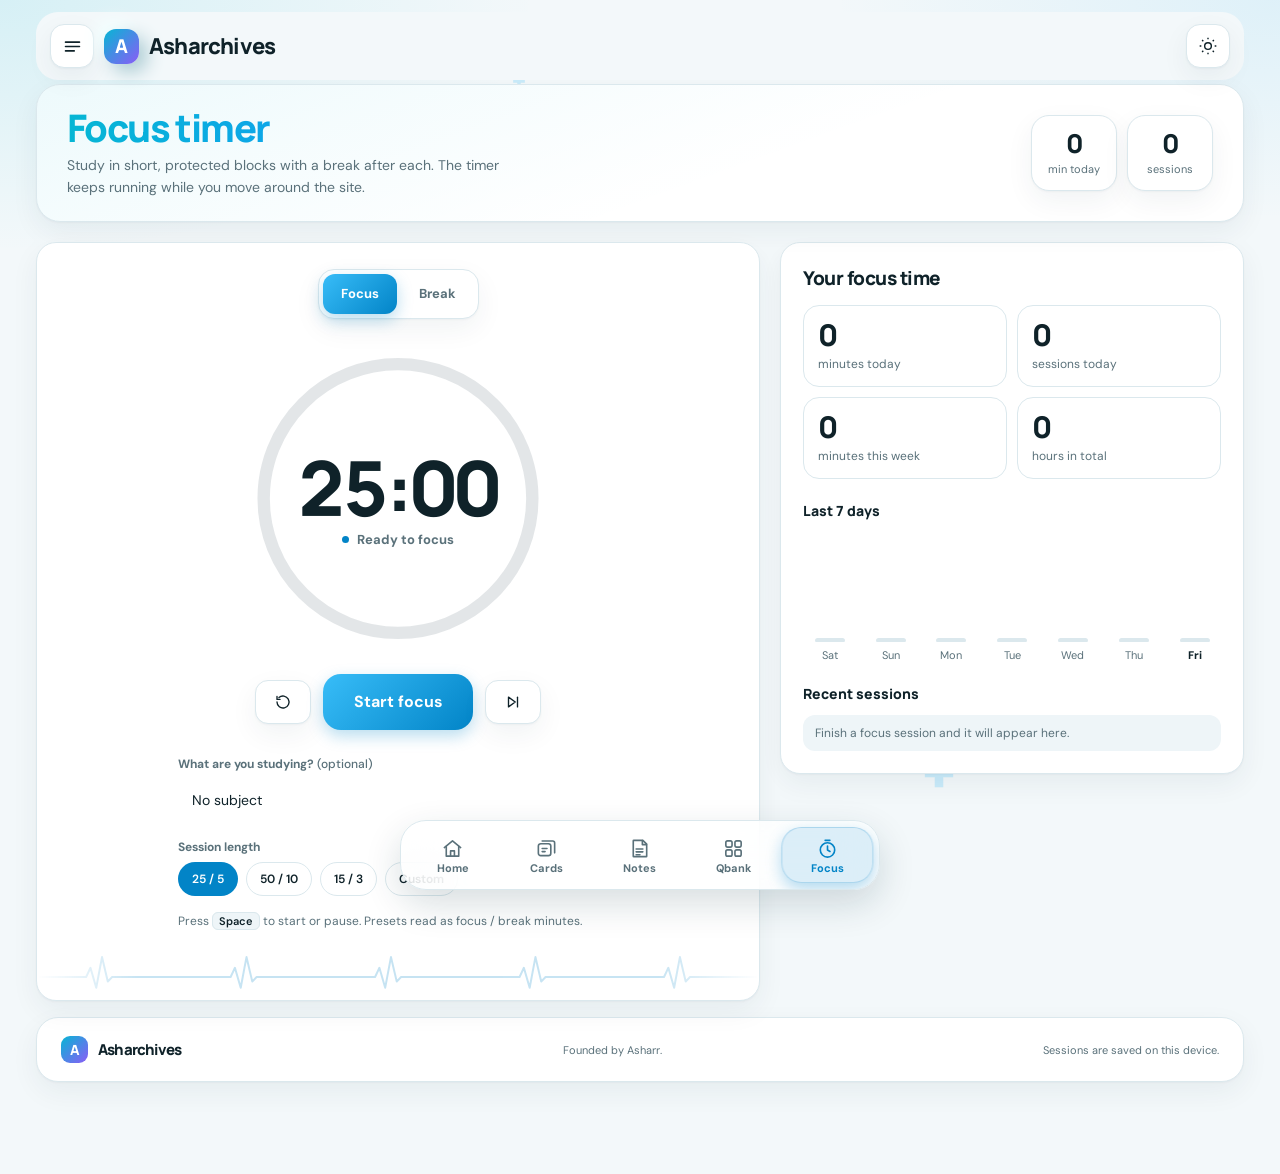
<file: focus.html>
<!DOCTYPE html>
<html lang="en">
<head>
  <meta charset="UTF-8">
  <meta name="viewport" content="width=device-width, initial-scale=1, viewport-fit=cover">
  <meta name="theme-color" content="#f3f8fa">
  <title>Focus timer — Asharchives</title>
  <script>try{document.documentElement.dataset.theme=localStorage.getItem("asharrow-theme")||(matchMedia("(prefers-color-scheme: dark)").matches?"dark":"light")}catch(e){}</script>
  <link rel="preconnect" href="https://fonts.googleapis.com">
  <link rel="preconnect" href="https://fonts.gstatic.com" crossorigin>
  <link href="https://fonts.googleapis.com/css2?family=DM+Sans:wght@400;500;600;700&family=Manrope:wght@400;500;600;700;800&display=swap" rel="stylesheet">
    <link rel="icon" href="favicon-32.png" type="image/png">
  <link rel="apple-touch-icon" href="apple-touch-icon.png">
  <link rel="manifest" href="manifest.webmanifest">
  <meta name="mobile-web-app-capable" content="yes"><meta name="apple-mobile-web-app-capable" content="yes"><meta name="apple-mobile-web-app-title" content="Asharchives"><meta name="apple-mobile-web-app-status-bar-style" content="default">
  <link rel="stylesheet" href="styles.css">
  <link rel="stylesheet" href="glass.css">
  <link rel="stylesheet" href="nav.css">
  <link rel="stylesheet" href="features.css">
  <script src="videos.js" defer></script>
  <script src="subjects.js" defer></script>
  <script src="nav.js" defer></script><script src="pwa.js" defer></script>
  <script src="glass.js" defer></script>
  <script src="focus.js" defer></script>
  <link rel="stylesheet" href="anim.css">
  <link rel="stylesheet" href="theme.css">
  <script src="anim.js" defer></script>
</head>
<body data-page="focus">
  <div class="app-shell">
    <header class="topbar">
      <div class="topbar-left">
        <button class="icon-button menu-button" type="button" data-menu-toggle aria-label="Open menu" aria-expanded="false" aria-controls="drawer"><svg viewBox="0 0 24 24" aria-hidden="true"><path d="M4 7h16M4 12h16M4 17h10"/></svg></button>
        <a class="brand" href="index.html" aria-label="Asharchives home"><span class="brand-mark">A</span><span>Asharchives</span></a>
      </div>
      <div class="topbar-actions">
        <button class="icon-button theme-toggle" id="themeToggle" type="button" aria-label="Switch color theme" title="Switch light/dark mode">
          <svg class="sun-icon" viewBox="0 0 24 24" aria-hidden="true"><circle cx="12" cy="12" r="4"></circle><path d="M12 2v2m0 16v2M4.93 4.93l1.42 1.42m11.3 11.3 1.42 1.42M2 12h2m16 0h2M4.93 19.07l1.42-1.42m11.3-11.3 1.42-1.42"></path></svg>
          <svg class="moon-icon" viewBox="0 0 24 24" aria-hidden="true"><path d="M20.3 15.4A8.5 8.5 0 0 1 8.6 3.7 8.6 8.6 0 1 0 20.3 15.4Z"></path></svg>
        </button>
      </div>
    </header>

    <main>
      <section class="page-head">
        <div>
          <h1>Focus timer</h1>
          <p>Study in short, protected blocks with a break after each. The timer keeps running while you move around the site.</p>
        </div>
        <div class="head-stats" aria-label="Today">
          <div><strong id="headToday">0</strong><span>min today</span></div>
          <div><strong id="headSessions">0</strong><span>sessions</span></div>
        </div>
      </section>

      <div class="focus-layout">
        <section class="panel timer-card" id="timerCard" aria-label="Timer">
          <div class="seg" id="modeSeg" role="group" aria-label="Timer mode">
            <button type="button" data-mode="focus" aria-pressed="true">Focus</button>
            <button type="button" data-mode="break" aria-pressed="false">Break</button>
          </div>

          <div class="ring-wrap">
            <svg viewBox="0 0 300 300" aria-hidden="true">
              <defs>
                <linearGradient id="ringGrad" x1="0" y1="0" x2="1" y2="1"><stop offset="0" style="stop-color:var(--accent)"/><stop offset="1" style="stop-color:var(--accent-2)"/></linearGradient>
                <linearGradient id="ringGradBreak" x1="0" y1="0" x2="1" y2="1"><stop offset="0" stop-color="#3ac08a"/><stop offset="1" stop-color="#8be6c6"/></linearGradient>
              </defs>
              <circle class="ring-track" cx="150" cy="150" r="130"/>
              <circle class="ring-bar" id="ringBar" cx="150" cy="150" r="130"/>
            </svg>
            <div class="ring-center">
              <div class="ring-time" id="ringTime" role="timer" aria-label="Time remaining">25:00</div>
              <div class="ring-sub"><span class="eyebrow-dot"></span><span id="ringSub">Ready to focus</span></div>
            </div>
          </div>

          <div class="timer-controls">
            <button class="btn" type="button" id="btnReset" aria-label="Reset timer" title="Reset"><svg viewBox="0 0 24 24"><path d="M4 12a8 8 0 1 0 2.6-5.9"/><path d="M4 4.5v4h4"/></svg></button>
            <button class="btn btn-primary btn-main" type="button" id="btnMain">Start focus</button>
            <button class="btn" type="button" id="btnSkip" aria-label="Skip to next phase" title="Skip"><svg viewBox="0 0 24 24"><path d="M6 5.5v13l9-6.5-9-6.5Z"/><path d="M18 5.5v13"/></svg></button>
          </div>

          <div class="timer-settings">
            <label class="field"><span>What are you studying? <i>(optional)</i></span><select id="fSubject"></select></label>
            <div class="field"><span>Session length</span>
              <div class="presets" id="presets" role="group" aria-label="Session length">
                <button class="chip" type="button" data-preset="25,5">25 / 5</button>
                <button class="chip" type="button" data-preset="50,10">50 / 10</button>
                <button class="chip" type="button" data-preset="15,3">15 / 3</button>
                <button class="chip" type="button" data-preset="custom">Custom</button>
              </div>
            </div>
            <div class="custom-row" id="customRow" hidden>
              <label class="field"><span>Focus (minutes)</span><input id="cFocus" type="number" min="1" max="180" inputmode="numeric"></label>
              <label class="field"><span>Break (minutes)</span><input id="cBreak" type="number" min="1" max="60" inputmode="numeric"></label>
            </div>
            <p class="hint">Press <kbd>Space</kbd> to start or pause. Presets read as focus / break minutes.</p>
          </div>
          <div class="ecg" data-ecg aria-hidden="true"></div>
        </section>

        <aside class="panel stats-card" aria-label="Your focus time">
          <h2>Your focus time</h2>
          <div class="big-stats">
            <div><strong id="sToday">0</strong><span>minutes today</span></div>
            <div><strong id="sSessions">0</strong><span>sessions today</span></div>
            <div><strong id="sWeek">0</strong><span>minutes this week</span></div>
            <div><strong id="sTotal">0</strong><span>hours in total</span></div>
          </div>
          <h3>Last 7 days</h3>
          <div class="week-bars" id="weekBars"></div>
          <h3>Recent sessions</h3>
          <ul class="session-list" id="sessionList"></ul>
        </aside>
      </div>
    </main>
    <footer class="footer"><a class="brand footer-brand" href="index.html"><span class="brand-mark">A</span><span>Asharchives</span></a><span>Founded by Asharr.</span><span class="footer-note">Sessions are saved on this device.</span></footer>
  </div>
</body>
</html>
</file>
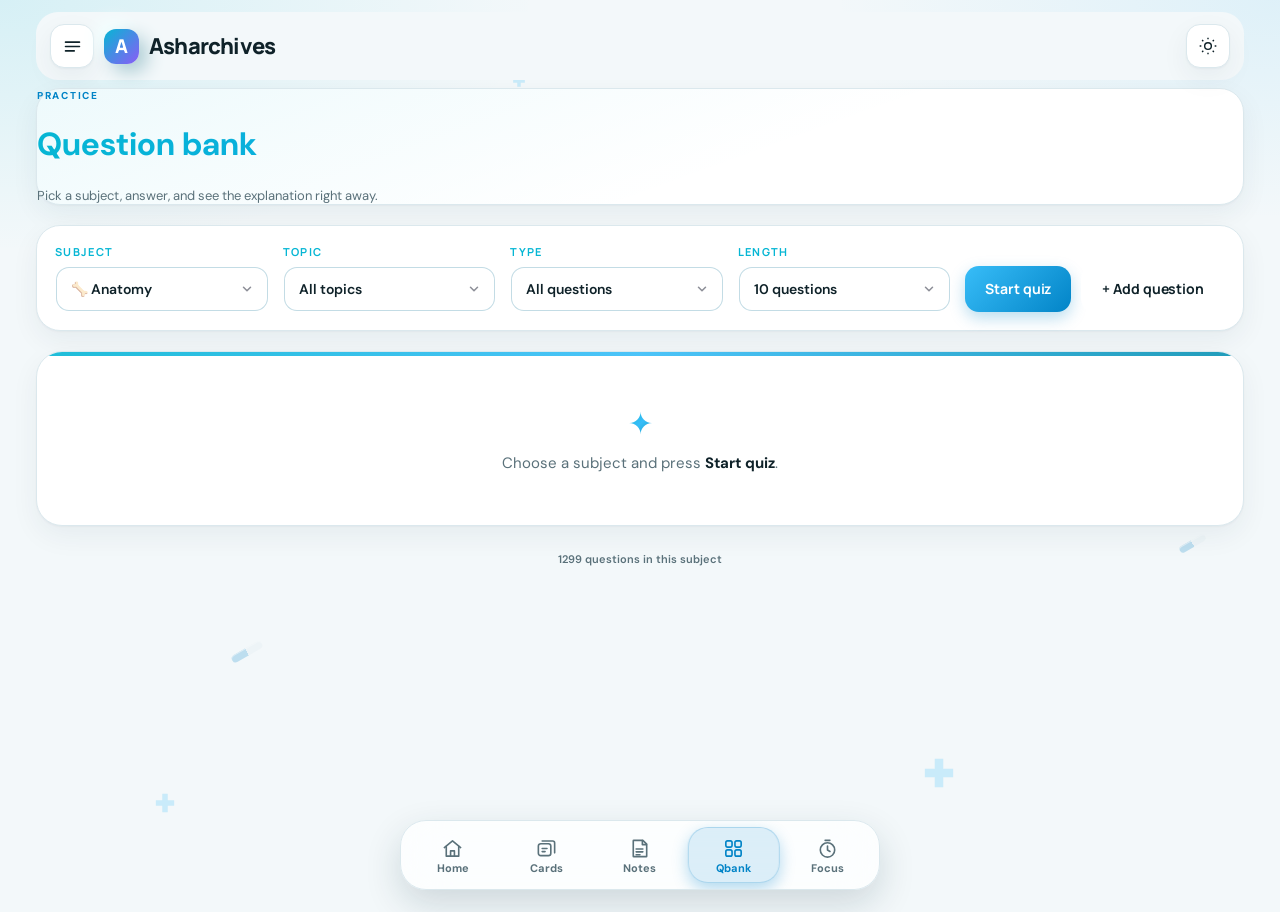
<file: qbank.html>
<!DOCTYPE html>
<html lang="en"><head><meta charset="UTF-8"><meta name="viewport" content="width=device-width, initial-scale=1, viewport-fit=cover">
<meta name="theme-color" content="#f3f8fa">
<title>Qbank — Asharchives</title>
<script>try{document.documentElement.dataset.theme=localStorage.getItem("asharrow-theme")||(matchMedia("(prefers-color-scheme: dark)").matches?"dark":"light")}catch(e){}</script>
<link href="https://fonts.googleapis.com/css2?family=DM+Sans:wght@400;500;600;700&family=Manrope:wght@400;500;600;700;800&display=swap" rel="stylesheet">
  <link rel="icon" href="favicon-32.png" type="image/png">
  <link rel="apple-touch-icon" href="apple-touch-icon.png">
  <link rel="manifest" href="manifest.webmanifest">
  <meta name="mobile-web-app-capable" content="yes"><meta name="apple-mobile-web-app-capable" content="yes"><meta name="apple-mobile-web-app-title" content="Asharchives"><meta name="apple-mobile-web-app-status-bar-style" content="default">
  <link rel="stylesheet" href="styles.css"><link rel="stylesheet" href="glass.css"><link rel="stylesheet" href="nav.css">
<script src="videos.js" defer></script>
  <script src="subjects.js" defer></script><script src="nav.js" defer></script><script src="pwa.js" defer></script><script src="glass.js" defer></script><script src="qbank.js" defer></script>
<link rel="stylesheet" href="anim.css">
  <link rel="stylesheet" href="theme.css"><link rel="stylesheet" href="qbank.css"><script src="anim.js" defer></script>
</head><body data-page="qbank"><div class="app-shell">
<header class="topbar"><div class="topbar-left">
<button class="icon-button menu-button" type="button" data-menu-toggle aria-label="Open menu" aria-expanded="false" aria-controls="drawer"><svg viewBox="0 0 24 24" aria-hidden="true"><path d="M4 7h16M4 12h16M4 17h10"/></svg></button>
<a class="brand" href="index.html"><span class="brand-mark">A</span><span>Asharchives</span></a></div>
<div class="topbar-actions"><button class="icon-button theme-toggle" id="themeToggle" type="button" aria-label="Switch theme"><svg class="sun-icon" viewBox="0 0 24 24"><circle cx="12" cy="12" r="4"></circle><path d="M12 2v2m0 16v2M4.93 4.93l1.42 1.42m11.3 11.3 1.42 1.42M2 12h2m16 0h2M4.93 19.07l1.42-1.42m11.3-11.3 1.42-1.42"></path></svg><svg class="moon-icon" viewBox="0 0 24 24"><path d="M20.3 15.4A8.5 8.5 0 0 1 8.6 3.7 8.6 8.6 0 1 0 20.3 15.4Z"></path></svg></button></div></header>
<main class="qb-main">
<div class="page-head"><p class="eyebrow muted-eyebrow">PRACTICE</p><h1>Question bank</h1><p class="section-subtitle">Pick a subject, answer, and see the explanation right away.</p></div>
<div class="qb-bar" role="group" aria-label="Quiz settings"><label class="qb-field"><span>Subject</span><select id="qbSubject" aria-label="Subject"></select></label><label class="qb-field"><span>Topic</span><select id="qbTopic" aria-label="Topic"><option value="">All topics</option></select></label><label class="qb-field"><span>Type</span><select id="qbMode" aria-label="Question type"><option value="all">All questions</option><option value="pyq">PYQs only</option></select></label><label class="qb-field"><span>Length</span><select id="qbCount" aria-label="Number of questions"><option value="10">10 questions</option><option value="25">25 questions</option><option value="50">50 questions</option><option value="all">All questions</option></select></label><div class="qb-actions"><button class="btn btn-primary" id="qbStart" type="button">Start quiz</button><button class="btn" id="qbAddToggle" type="button">+ Add question</button></div></div>
<section class="qb-card qb-add" id="qbAdd" hidden>
<input id="aQ" placeholder="Question"><input id="aO1" placeholder="Option A"><input id="aO2" placeholder="Option B"><input id="aO3" placeholder="Option C"><input id="aO4" placeholder="Option D">
<select id="aAns"><option value="0">Correct: A</option><option value="1">Correct: B</option><option value="2">Correct: C</option><option value="3">Correct: D</option></select><input id="aE" placeholder="Explanation (optional)">
<button class="btn btn-primary" id="aSave" type="button">Save question</button></section>
<section class="qb-card" id="qbQuiz" aria-live="polite"><div class="qb-empty"><span class="qb-empty-ico">✦</span><p>Choose a subject and press <b>Start quiz</b>.</p></div></section>
<p class="small-muted" id="qbStats"></p>
</main></div></body></html>
</file>
<file: styles.css>
:root{color-scheme:light;--bg:#f3f8fa;--surface:#fff;--surface-2:#eef5f8;--ink:#0f2229;--muted:#5a717a;--line:#dbe8ed;--accent:var(--accent);--accent-ink:var(--accent-ink);--blue:#e3f4fa;--lav:#e3f4fa;--shadow:0 12px 35px rgba(15,50,65,.06);--radius:22px}:root[data-theme="dark"]{color-scheme:dark;--bg:#000;--surface:#0a0a0b;--surface-2:#111113;--ink:#f5f5f6;--muted:#8d8f98;--line:#1e1e21;--accent:var(--accent);--accent-ink:var(--accent-ink);--blue:#111113;--lav:#111113;--shadow:0 12px 35px rgba(0,0,0,.18)}*{box-sizing:border-box}html{scroll-behavior:smooth}body{margin:0;background:var(--bg);color:var(--ink);font-family:"DM Sans",sans-serif;transition:background .2s,color .2s}a{color:inherit;text-decoration:none}button,input,select{font:inherit}.app-shell{max-width:1240px;margin:auto;padding:0 36px}.topbar{height:90px;display:flex;align-items:center;justify-content:space-between;gap:24px}.brand{display:inline-flex;align-items:center;gap:10px;font-family:Manrope,sans-serif;font-size:22px;font-weight:800;letter-spacing:-.8px;white-space:nowrap}.brand-mark{width:35px;height:35px;display:grid;place-items:center;border-radius:12px;background:var(--accent);color:var(--accent-ink);font-weight:800;font-size:19px;box-shadow:0 5px 12px rgba(var(--acc-rgb),.21)}.topbar-actions{display:flex;align-items:center;gap:12px}.searchbox{display:flex;align-items:center;gap:10px;width:min(330px,45vw);height:44px;padding:0 12px;background:var(--surface);border:1px solid var(--line);border-radius:14px;color:var(--muted)}.searchbox svg{width:18px;fill:none;stroke:currentColor;stroke-width:1.8;flex-shrink:0}.searchbox input{width:100%;border:0;outline:0;background:transparent;color:var(--ink);min-width:0}.searchbox kbd{font-size:11px;border:1px solid var(--line);border-radius:5px;padding:2px 6px}.icon-button{width:44px;height:44px;display:grid;place-items:center;border:1px solid var(--line);border-radius:14px;background:var(--surface);color:var(--ink);cursor:pointer}.icon-button svg{width:20px;fill:none;stroke:currentColor;stroke-width:1.7}.moon-icon{display:none}:root[data-theme="dark"] .sun-icon{display:none}:root[data-theme="dark"] .moon-icon{display:block}.welcome-grid{display:grid;grid-template-columns:minmax(0,1.65fr) minmax(260px,.8fr);gap:22px}.hero-card{position:relative;overflow:hidden;min-height:340px;padding:38px 40px;border-radius:26px;background:var(--blue);isolation:isolate}.eyebrow{margin:0 0 14px;font-size:10px;letter-spacing:1.7px;font-weight:800;color:var(--muted)}.eyebrow-dot{display:inline-block;width:7px;height:7px;border-radius:50%;background:var(--accent);margin-right:7px}.hero-card h1{position:relative;z-index:2;margin:0;font-family:Manrope,sans-serif;font-size:clamp(34px,4.3vw,52px);line-height:1.09;letter-spacing:-2px}.hero-card h1 span{color:var(--accent)}.hero-copy{position:relative;z-index:2;max-width:365px;margin:16px 0 25px;color:var(--muted);line-height:1.6;font-size:14px}.primary-button{position:relative;z-index:2;display:inline-flex;align-items:center;gap:16px;background:var(--accent);color:var(--accent-ink);padding:13px 17px;border-radius:12px;font-size:13px;font-weight:800;box-shadow:0 7px 16px rgba(var(--acc-rgb),.15);transition:transform .18s}.primary-button:hover{transform:translateY(-2px)}.hero-decoration{position:absolute;right:5%;top:0;width:42%;height:100%;z-index:1;pointer-events:none}.orbit{position:absolute;border:1px solid rgba(var(--acc-rgb),.35);border-radius:50%;transform:rotate(-25deg)}.orbit-one{width:270px;height:360px;right:0;top:-5px}.orbit-two{width:210px;height:300px;right:30px;top:30px}.anatomy-card{position:absolute;right:25px;top:75px;width:135px;height:185px;background:#fff9;border:1px solid #fff;border-radius:65px 65px 24px 24px;box-shadow:0 15px 30px rgba(var(--acc-rgb),.1);display:flex;align-items:center;flex-direction:column;justify-content:center;transform:rotate(8deg)}.anatomy-spark{font-size:49px;color:var(--accent-2)}.anatomy-line{width:44px;height:44px;border:2px solid var(--line);border-radius:50%;margin:6px}.anatomy-dot{width:7px;height:7px;border-radius:50%;background:var(--accent);position:absolute;right:20px;top:44px}.anatomy-label{font-size:7px;letter-spacing:1px;color:var(--muted);font-weight:800}.daily-card{padding:25px 25px 22px;border:1px solid var(--line);border-radius:26px;background:var(--surface);box-shadow:var(--shadow)}.card-heading{display:flex;justify-content:space-between;align-items:center}.muted-eyebrow{color:var(--muted);margin-bottom:8px}.card-heading h2,.section-heading h2,.educator-banner h2{font-family:Manrope,sans-serif;margin:0;letter-spacing:-.8px;font-size:21px}.mini-icon{width:35px;height:35px;display:grid;place-items:center;background:var(--surface-2);border-radius:12px;color:var(--muted)}.streak-number{margin-top:18px;display:flex;align-items:center;gap:8px;font-family:Manrope,sans-serif;font-size:52px;font-weight:800;letter-spacing:-2px;line-height:1}.streak-flame{display:grid;place-items:center;width:31px;height:31px;border-radius:10px;background:var(--accent-soft);color:var(--accent);font-size:18px;letter-spacing:0}.streak-caption{margin:5px 0 2px;font-size:13px;font-weight:700}.small-muted{font-size:11px;line-height:1.5;color:var(--muted);margin:5px 0 14px}.week-row{display:grid;grid-template-columns:repeat(7,1fr);gap:7px}.week-day{display:flex;flex-direction:column;align-items:center;gap:7px;font-size:10px;color:var(--muted)}.week-dot{width:24px;height:24px;border-radius:8px;background:var(--surface-2);border:1px solid var(--line);display:grid;place-items:center;font-size:10px}.week-dot.active{background:var(--accent);border-color:var(--accent);color:var(--accent-ink);font-weight:800}.activity-divider{height:1px;background:var(--line);margin:19px 0 13px}.activity-stat{display:flex;align-items:center;justify-content:space-between;margin-top:9px;color:var(--muted);font-size:12px}.activity-stat strong{color:var(--ink);font-size:14px}.section-block{padding:48px 0 38px}.section-heading{display:flex;justify-content:space-between;align-items:end;gap:20px;margin-bottom:23px}.section-heading h2{font-size:27px}.section-subtitle{font-size:13px;color:var(--muted);margin:8px 0 0}.year-select-wrap{display:flex;align-items:center;gap:9px;font-size:12px;color:var(--muted);white-space:nowrap}.year-select-wrap select{appearance:none;border:1px solid var(--line);border-radius:11px;padding:10px 32px 10px 12px;background:var(--surface) url("data:image/svg+xml,%3Csvg xmlns='http://www.w3.org/2000/svg' width='12' height='12' viewBox='0 0 24 24' fill='none' stroke='%238a9aa3' stroke-width='2'%3E%3Cpath d='m6 9 6 6 6-6'/%3E%3C/svg%3E") no-repeat right 11px center;color:var(--ink);outline:0}.subject-icon{width:47px;height:47px;border-radius:15px;display:grid;place-items:center;font-size:23px;flex-shrink:0}.year-pill{padding:5px 8px;border-radius:7px;background:var(--surface-2);font-weight:700}.progress-track{height:4px;border-radius:5px;background:var(--line);overflow:hidden;flex:1;max-width:80px}.progress-track span{display:block;height:100%;width:0;background:var(--accent);border-radius:5px}.loading-card{padding:20px;color:var(--muted)}.empty-state{padding:25px;text-align:center;color:var(--muted);font-size:13px}.educator-banner{display:flex;align-items:center;gap:20px;padding:25px 28px;margin:0 0 36px;border-radius:22px;background:var(--surface-2);border:1px solid var(--line)}.educator-icon{display:grid;place-items:center;flex-shrink:0;width:54px;height:54px;border-radius:17px;background:var(--accent);font-size:24px;color:var(--accent-ink)}.educator-banner .eyebrow{margin-bottom:6px}.educator-banner h2{font-size:20px}.educator-banner p:not(.eyebrow){font-size:12px;color:var(--muted);margin:6px 0 0}.text-link{margin-left:auto;white-space:nowrap;font-size:12px;font-weight:800}.text-link span{margin-left:7px}.footer{display:flex;align-items:center;justify-content:space-between;gap:18px;padding:22px 0 30px;border-top:1px solid var(--line);font-size:11px;color:var(--muted)}.footer-brand{font-size:15px;color:var(--ink)}.footer-brand .brand-mark{width:27px;height:27px;border-radius:9px;font-size:14px}.footer-note{text-align:right}@media(max-width:850px){.app-shell{padding:0 22px}.welcome-grid{grid-template-columns:1fr}.hero-card{min-height:310px}.daily-card{display:grid;grid-template-columns:1fr 1fr;column-gap:20px}.card-heading{grid-column:1/-1}.streak-number{margin-top:12px}.week-row{grid-column:2;grid-row:2/5;align-self:center}.activity-divider{grid-column:1/-1}.activity-stat{grid-column:1/-1}.hero-decoration{right:1%;opacity:.8}}@media(max-width:560px){.app-shell{padding:0 15px}.topbar{height:72px}.brand{font-size:19px}.brand-mark{width:32px;height:32px}.topbar-actions{gap:7px}.searchbox{width:42px;padding:0 11px;border-radius:13px}.searchbox input,.searchbox kbd{display:none}.searchbox:focus-within{position:absolute;left:15px;right:66px;z-index:5;width:auto;background:var(--surface);box-shadow:var(--shadow)}.searchbox:focus-within input{display:block}.searchbox:focus-within kbd{display:none}.icon-button{width:42px;height:42px}.hero-card{padding:28px 24px;min-height:325px}.hero-card h1{font-size:39px}.hero-copy{max-width:230px;font-size:13px}.hero-decoration{right:-30px;top:35px;opacity:.55;transform:scale(.75);transform-origin:right center}.daily-card{padding:20px;grid-template-columns:1fr}.card-heading,.week-row,.activity-divider,.activity-stat{grid-column:auto;grid-row:auto}.week-row{margin:15px 0 0}.section-block{padding:35px 0 28px}.section-heading{align-items:flex-start;flex-direction:column}.section-heading h2{font-size:24px}.subject-icon{width:40px;height:40px;border-radius:13px;font-size:20px}.progress-track{max-width:42px}.educator-banner{padding:19px;gap:13px;align-items:flex-start;flex-wrap:wrap}.educator-icon{width:43px;height:43px}.educator-banner>div:nth-child(2){flex:1;min-width:170px}.educator-banner h2{font-size:17px}.text-link{margin:5px 0 0 56px}.footer{flex-wrap:wrap;justify-content:flex-start}.footer>span:nth-child(2){order:3;width:100%}.footer-note{margin-left:auto}}
</file>
<file: glass.css>
:root{--glass:rgba(255,255,255,.52);--glass-hi:rgba(255,255,255,.76);--glass-edge:rgba(255,255,255,.78);--glass-sh:0 10px 34px rgba(15,50,65,.13),inset 0 1px 0 rgba(255,255,255,.85);--fx:blur(18px) saturate(165%);--hero:linear-gradient(135deg,rgba(255,255,255,.8),rgba(255,255,255,.42));--b1:transparent;--b2:transparent;--b3:transparent}:root[data-theme="dark"]{--glass:rgba(10,10,11,.5);--glass-hi:rgba(17,17,19,.72);--glass-edge:rgba(255,255,255,.11);--glass-sh:0 10px 34px rgba(0,0,0,.38),inset 0 1px 0 rgba(255,255,255,.09);--hero:linear-gradient(135deg,rgba(17,17,19,.74),rgba(10,10,11,.45));--b1:transparent;--b2:transparent;--b3:transparent}body{min-height:100vh;animation:fadeIn .6s backwards}body::before,body::after{content:"";position:fixed;z-index:-1;border-radius:50%;filter:blur(80px);opacity:.6;pointer-events:none}body::before{width:46vw;height:46vw;max-width:560px;max-height:560px;top:-8%;right:-6%;background:radial-gradient(circle,var(--b1),transparent 68%);animation:drift 20s ease-in-out infinite alternate}body::after{width:52vw;height:52vw;max-width:640px;max-height:640px;bottom:-12%;left:-10%;background:radial-gradient(circle,var(--b2),var(--b3) 45%,transparent 70%);animation:drift 26s ease-in-out infinite alternate-reverse}.topbar,.searchbox,.icon-button,.save-button,.playlist-search,.year-select-wrap select,.hero-card,.daily-card,.educator-banner,.course-hero,.notes-card,.playlist-card,.back-link{-webkit-backdrop-filter:var(--fx);backdrop-filter:var(--fx)}.topbar,.searchbox,.icon-button,.save-button,.playlist-search,.year-select-wrap select,.daily-card,.educator-banner,.notes-card,.playlist-card,.back-link,.topic-item{background-color:var(--glass);border-color:var(--glass-edge)}.searchbox,.icon-button,.save-button,.playlist-search,.year-select-wrap select,.daily-card,.educator-banner,.notes-card,.playlist-card,.topbar,.back-link{box-shadow:var(--glass-sh)}.hero-card,.course-hero{background:var(--hero);border:1px solid var(--glass-edge);box-shadow:var(--glass-sh)}.save-button.is-saved{background-color:var(--accent-soft);border-color:var(--accent-2)}.notes-card textarea{background:var(--glass);border-color:var(--glass-edge)}.notes-card textarea:focus{box-shadow:0 0 0 3px rgba(var(--acc-rgb),.35)}.topic-number{background:var(--glass-hi)}.topic-item.active{background:var(--glass-hi);border-color:rgba(var(--acc-rgb),.6);box-shadow:0 8px 22px rgba(var(--acc-rgb),.18)}.video-frame{border:1px solid rgba(255,255,255,.18);box-shadow:0 24px 60px rgba(15,50,65,.28)}.video-frame iframe{animation:fadeIn .6s backwards}.topbar{position:sticky;top:12px;z-index:50;height:68px;margin-top:12px;padding:0 14px;border:1px solid var(--glass-edge);border-radius:22px}.back-link{display:inline-flex;align-items:center;gap:6px;height:44px;padding:0 14px;border:1px solid var(--glass-edge);border-radius:14px;font-size:13px;font-weight:700;transition:transform .2s}.back-link:hover{transform:translateX(-3px)}.hero-card,.course-hero{animation:rise .7s cubic-bezier(.2,.8,.2,1) backwards}.daily-card{animation:rise .7s .12s cubic-bezier(.2,.8,.2,1) backwards}.section-block,.educator-banner,.learning-layout{animation:rise .7s .2s cubic-bezier(.2,.8,.2,1) backwards}.subject-icon,.primary-button span,.icon-button svg,.brand-mark{transition:transform .3s}.primary-button:hover{transform:translateY(-3px);box-shadow:0 12px 26px rgba(var(--acc-rgb),.25)}.primary-button:hover span{transform:translate(3px,-3px)}.icon-button:hover svg{transform:rotate(25deg)}.brand:hover .brand-mark{transform:rotate(-8deg) scale(1.08)}.icon-button,.save-button,.complete-button,.outline-button{transition:transform .2s,box-shadow .2s,background .2s}.icon-button:hover,.save-button:hover,.complete-button:hover,.outline-button:hover{transform:translateY(-2px)}.icon-button:active,.save-button:active,.complete-button:active,.outline-button:active{transform:scale(.95)}.topic-item{transition:transform .25s,border-color .2s,background .2s,box-shadow .25s}.topic-item:hover{transform:translateX(4px);border-color:var(--glass-edge)}.orbit,.art-orbit{animation:spin 50s linear infinite}.orbit-two{animation-direction:reverse;animation-duration:70s}.art-orbit{animation-name:spinB}.anatomy-card{animation:floatA 6s ease-in-out infinite}.art-circle{animation:floatB 7s ease-in-out infinite}.art-star,.anatomy-spark{animation:twinkle 3.6s ease-in-out infinite}.star-two{animation-delay:1.2s}.brand-mark,.streak-flame{animation:glow 3.2s ease-in-out infinite}.play-bubble{animation:pulse 2.4s ease-out infinite}.week-dot.active{animation:pop .5s .3s backwards}.progress-track span{background:linear-gradient(90deg,var(--accent),var(--accent-2),var(--accent));background-size:200% 100%;animation:shimmer 2.6s linear infinite}@keyframes rise{from{opacity:0;transform:translateY(22px) scale(.98)}}@keyframes fadeIn{from{opacity:0}}@keyframes drift{to{transform:translate(6vw,-5vh) scale(1.15)}}@keyframes spin{to{transform:rotate(335deg)}}@keyframes spinB{to{transform:rotate(395deg)}}@keyframes floatA{50%{transform:rotate(8deg) translateY(-12px)}}@keyframes floatB{50%{transform:rotate(7deg) translateY(-9px)}}@keyframes twinkle{50%{opacity:.35;transform:scale(.8) rotate(20deg)}}@keyframes glow{50%{box-shadow:0 5px 22px rgba(var(--acc-rgb),.6)}}@keyframes pulse{0%{box-shadow:0 0 0 0 rgba(var(--acc-rgb),.53)}70%,100%{box-shadow:0 0 0 18px rgba(var(--acc-rgb),.0)}}@keyframes shimmer{to{background-position:-200% 0}}@keyframes pop{from{transform:scale(.4);opacity:0}}@media(max-width:560px){:root{--fx:blur(12px) saturate(150%)}.topbar{top:8px;height:60px;margin-top:8px;padding:0 10px}.searchbox:focus-within{left:8px;right:60px;background:var(--glass-hi)}}@media(prefers-reduced-motion:reduce){*,*::before,*::after{animation:none!important;transition:none!important}}:root{--glare:rgba(255,255,255,.55);--glass-deep:rgba(255,255,255,.34)}:root[data-theme="dark"]{--glare:rgba(255,255,255,.06);--glass-deep:rgba(0,0,0,.42)}[hidden]{display:none!important}.video-frame>iframe,.video-frame>video{position:absolute;inset:0;z-index:1;width:100%;height:100%;border:0;background:#050506;object-fit:contain}.video-placeholder{z-index:3;padding:18px}.video-placeholder p{max-width:360px}.link-form{display:flex;gap:8px;width:100%;max-width:440px;margin:6px 0 0}.link-form input{flex:1;min-width:0;height:42px;padding:0 13px;border-radius:12px;border:1px solid rgba(255,255,255,.24);background:rgba(255,255,255,.1);color:#fff;font:12px "DM Sans",sans-serif;outline:0;-webkit-backdrop-filter:blur(12px);backdrop-filter:blur(12px);transition:border-color .2s,box-shadow .2s}.link-form input::placeholder{color:#aeb3ba}.link-form input:focus{border-color:var(--accent);box-shadow:0 0 0 3px rgba(var(--acc-rgb),.25)}.link-form .outline-button{height:42px;white-space:nowrap;background:var(--accent);color:var(--accent-ink);border-color:transparent}.link-error{color:#ffc2c2!important;margin:10px 0 0!important;font-size:11px!important}.external-card{position:absolute;inset:0;z-index:2;display:flex;flex-direction:column;align-items:center;justify-content:center;gap:8px;padding:22px;text-align:center;color:#fff;background:radial-gradient(circle at 50% 20%,#2a2a2e,#0c0c0e 70%);-webkit-backdrop-filter:blur(8px);backdrop-filter:blur(8px)}.external-card h3{font:700 17px Manrope,sans-serif;margin:10px 0 0}.external-card p{max-width:380px;color:#aeb3ba;font-size:12px;line-height:1.55;margin:0}.external-card .outline-button{display:inline-block;text-decoration:none;margin-top:8px;background:var(--accent);color:var(--accent-ink);border-color:transparent}.video-toolbar{display:flex;justify-content:space-between;align-items:center;flex-wrap:wrap;gap:10px 14px;margin-top:13px;padding:11px 15px;border-radius:16px;border:1px solid var(--glass-edge);background:var(--glass-hi);-webkit-backdrop-filter:var(--fx);backdrop-filter:var(--fx);box-shadow:var(--glass-sh);font-size:11px;color:var(--muted)}.toolbar-actions{display:flex;gap:16px;align-items:center;flex-wrap:wrap}.video-toolbar a{color:var(--ink);font-weight:700;text-decoration:none;transition:color .2s}.video-toolbar a:hover{color:var(--accent)}.video-toolbar button{border:0;background:transparent;color:var(--ink);font:700 11px "DM Sans",sans-serif;cursor:pointer;padding:0;transition:color .2s}.video-toolbar button:hover{color:var(--accent)}.video-frame{animation:rise .6s cubic-bezier(.2,.8,.2,1) backwards}.breadcrumbs{display:inline-flex;padding:7px 15px;border-radius:999px;background:var(--glass);border:1px solid var(--glass-edge);-webkit-backdrop-filter:var(--fx);backdrop-filter:var(--fx);box-shadow:var(--glass-sh)}.topic-item,.playlist-count,.mini-icon,.week-dot,.lecture-under,.section-title-row{-webkit-backdrop-filter:var(--fx);backdrop-filter:var(--fx)}.topic-item{position:relative;overflow:hidden;background:var(--glass);border-color:var(--glass-edge);box-shadow:0 4px 14px rgba(15,50,65,.06)}.topic-item.active{background:var(--glass-hi)}.playlist-count,.mini-icon{background:var(--glass-hi);border:1px solid var(--glass-edge);box-shadow:var(--glass-sh)}.footer{margin-top:16px;padding:18px 24px;border:1px solid var(--glass-edge);border-radius:22px;background:var(--glass);-webkit-backdrop-filter:var(--fx);backdrop-filter:var(--fx);box-shadow:var(--glass-sh)}.course-footer{padding-top:19px}.lecture-under{background:transparent}.notes-card textarea{background:var(--glass-deep)}.educator-banner{background:var(--glass)}.topic-item.completed .topic-number{background:rgba(223,247,235,.85)}.hero-card::after,.course-hero::after,.daily-card::after,.topic-item::after,.educator-banner::after{content:"";position:absolute;inset:0;z-index:0;border-radius:inherit;pointer-events:none;opacity:0;transition:opacity .35s;background:radial-gradient(260px circle at var(--mx,50%) var(--my,50%),var(--glare),transparent 62%)}.hero-card:hover::after,.course-hero:hover::after,.daily-card:hover::after,.topic-item:hover::after,.educator-banner:hover::after{opacity:1}.topic-item>*,.daily-card>*,.educator-banner>*{position:relative;z-index:1}.hero-card>*:not(.hero-decoration):not(.ecg),.course-hero>*:not(.ecg){position:relative}.eyebrow-dot{animation:beat 1.8s ease-in-out infinite}@keyframes beat{0%,100%{transform:scale(1)}12%{transform:scale(1.55)}24%{transform:scale(1)}36%{transform:scale(1.3)}60%{transform:scale(1)}}.course-art{z-index:2}.ecg{position:absolute;left:0;right:0;bottom:0;height:40px;overflow:hidden;pointer-events:none;z-index:1;opacity:.6;-webkit-mask:linear-gradient(90deg,transparent,#000 14%,#000 86%,transparent);mask:linear-gradient(90deg,transparent,#000 14%,#000 86%,transparent)}.ecg-track{display:flex;width:200%;height:100%;animation:ecgScroll 9s linear infinite}.ecg-track svg{flex:none;width:50%;height:100%;overflow:visible}.ecg-track path{fill:none;stroke:var(--accent);stroke-width:2;stroke-linejoin:round;stroke-linecap:round;filter:drop-shadow(0 0 4px rgba(var(--acc-rgb),.7))}:root[data-theme="dark"] .ecg-track path{stroke:var(--accent)}@keyframes ecgScroll{to{transform:translateX(-50%)}}.hero-card h1 span{color:transparent;background:linear-gradient(90deg,var(--accent),var(--accent),var(--accent-2),var(--accent));background-size:300% 100%;-webkit-background-clip:text;background-clip:text;animation:textShimmer 7s linear infinite}@keyframes textShimmer{to{background-position:-300% 0}}.med-bg{position:fixed;inset:0;z-index:-1;pointer-events:none;overflow:hidden}.med-bg>span{position:absolute;width:var(--s);height:var(--s);opacity:.22;animation:floatMed var(--d,10s) ease-in-out infinite alternate}.med-bg .cross svg{width:100%;height:100%;fill:var(--accent-2)}.med-bg .pill{height:calc(var(--s)*.5);width:calc(var(--s)*2.1);border-radius:999px;background:linear-gradient(90deg,var(--accent) 0 50%,var(--line) 50% 100%);transform:rotate(-30deg);box-shadow:inset 0 1px 0 rgba(255,255,255,.6)}:root[data-theme="dark"] .med-bg .cross svg{fill:#2a2a2e}@keyframes floatMed{from{transform:translate(0,0) rotate(0)}to{transform:translate(18px,-26px) rotate(40deg)}}.activity-stat strong{animation:pop .6s .4s cubic-bezier(.2,.8,.2,1) backwards}.playlist-count{animation:pop .5s .25s backwards}.topic-number{transition:transform .25s,background .25s}.topic-item:hover .topic-number{transform:scale(1.08) rotate(-4deg)}.complete-button{position:relative;overflow:hidden}.complete-button::after{content:"";position:absolute;inset:0;background:linear-gradient(115deg,transparent 35%,rgba(255,255,255,.55) 50%,transparent 65%);transform:translateX(-120%);transition:transform .7s ease}.complete-button:hover::after{transform:translateX(120%)}.primary-button{position:relative;overflow:hidden}.primary-button::before{content:"";position:absolute;inset:0;background:linear-gradient(115deg,transparent 35%,rgba(255,255,255,.5) 50%,transparent 65%);transform:translateX(-120%);transition:transform .7s ease;pointer-events:none}.primary-button:hover::before{transform:translateX(120%)}@media(max-width:560px){.breadcrumbs{display:flex;padding:6px 12px}.video-toolbar{font-size:10px}.ecg{height:30px}.video-placeholder{padding:12px}.video-placeholder>*{flex-shrink:0}.video-placeholder .play-bubble{width:40px;height:40px;font-size:15px;border-radius:14px}.video-placeholder h3{margin:8px 0 0;font-size:14px}.video-placeholder>p:not(.link-error){display:none}.link-form{margin-top:10px;gap:6px}.link-form input{flex:1 1 auto;height:38px;padding:0 10px;font-size:11px}.link-form .outline-button{height:38px;padding:0 12px}.external-card{padding:14px}.external-card p{display:none}}@media(prefers-reduced-motion:reduce){.med-bg,.ecg{display:none}}
</file>
<file: nav.css>
:root{--dock-bg:rgba(255,255,255,.93)}:root[data-theme="dark"]{--dock-bg:rgba(10,10,11,.94)}.icon-button:focus-visible,.back-link:focus-visible,.brand:focus-visible{outline:2px solid var(--accent);outline-offset:2px}.topbar-left{display:flex;align-items:center;gap:10px;min-width:0}.menu-button svg{width:21px;fill:none;stroke:currentColor;stroke-width:1.8;stroke-linecap:round}.menu-button:hover svg{transform:none}html.nav-open{overflow:hidden}.nav-overlay{position:fixed;inset:0;z-index:90;background:rgba(0,0,0,.42);-webkit-backdrop-filter:blur(3px);backdrop-filter:blur(3px);opacity:0;visibility:hidden;transition:opacity .25s,visibility 0s .25s}html.nav-open .nav-overlay{opacity:1;visibility:visible;transition:opacity .25s}.drawer{position:fixed;z-index:100;top:0;bottom:0;left:0;width:min(86vw,320px);display:flex;flex-direction:column;padding:18px 16px calc(16px + env(safe-area-inset-bottom,0px));background:var(--glass-hi);-webkit-backdrop-filter:blur(26px) saturate(170%);backdrop-filter:blur(26px) saturate(170%);border-right:1px solid var(--glass-edge);box-shadow:18px 0 50px rgba(15,50,65,.22);transform:translateX(-102%);visibility:hidden;transition:transform .32s cubic-bezier(.2,.8,.2,1),visibility 0s .32s;overflow-y:auto;overscroll-behavior:contain}html.nav-open .drawer{transform:none;visibility:visible;transition:transform .32s cubic-bezier(.2,.8,.2,1)}.drawer-head{display:flex;align-items:center;justify-content:space-between;gap:12px;padding:2px 2px 18px}.drawer-head .icon-button svg{width:19px}.drawer-nav{display:flex;flex-direction:column;gap:4px}.drawer-label{margin:16px 10px 6px;font-size:12px;font-weight:700;color:var(--muted)}.drawer-label:first-child{margin-top:4px}.drawer-link{display:flex;align-items:center;gap:13px;min-height:48px;padding:0 12px;border-radius:14px;font-size:15px;font-weight:600;color:var(--ink);border:1px solid transparent;transition:background .18s,border-color .18s}.drawer-link svg{width:22px;height:22px;flex-shrink:0;fill:none;stroke:currentColor;stroke-width:1.7;stroke-linecap:round;stroke-linejoin:round;color:var(--muted)}.drawer-link:hover{background:var(--glass)}.drawer-link.is-active{background:var(--glass);border-color:rgba(var(--acc-rgb),.65);box-shadow:inset 3px 0 0 var(--accent)}.drawer-link.is-active svg{color:var(--ink)}.drawer-link:focus-visible,.dock-tab:focus-visible,.drawer-theme:focus-visible{outline:2px solid var(--accent);outline-offset:2px}.badge{margin-left:auto;min-width:24px;padding:3px 8px;border-radius:999px;background:var(--accent);color:var(--accent-ink);font-size:11px;font-weight:800;font-style:normal;text-align:center}.badge.live{font-variant-numeric:tabular-nums}.drawer-foot{margin-top:auto;padding-top:20px}.drawer-today{display:grid;grid-template-columns:repeat(3,1fr);gap:8px;padding:14px 8px;border-radius:16px;background:var(--glass);border:1px solid var(--glass-edge)}.drawer-today div{display:flex;flex-direction:column;align-items:center;gap:3px;text-align:center}.drawer-today strong{font:800 20px Manrope,sans-serif;letter-spacing:-.5px}.drawer-today span{font-size:11px;color:var(--muted)}.drawer-theme{display:flex;align-items:center;gap:12px;width:100%;margin-top:10px;min-height:46px;padding:0 12px;border:1px solid var(--glass-edge);border-radius:14px;background:var(--glass);color:var(--ink);font-size:14px;font-weight:600;cursor:pointer}.drawer-theme svg{width:20px;fill:none;stroke:currentColor;stroke-width:1.7}.drawer-theme .sun-icon,.drawer-theme .moon-icon{display:none}.drawer-theme .sun-icon{display:grid}:root[data-theme="dark"] .drawer-theme .sun-icon{display:none}:root[data-theme="dark"] .drawer-theme .moon-icon{display:grid}.drawer-note{margin:12px 4px 0;font-size:11px;color:var(--muted)}.dock{position:fixed;z-index:60;left:50%;bottom:calc(12px + env(safe-area-inset-bottom,0px));transform:translateX(-50%);width:min(calc(100% - 24px),440px);display:grid;grid-template-columns:repeat(var(--n,5),minmax(0,1fr));grid-auto-flow:column;grid-template-rows:auto;gap:4px;padding:6px;border-radius:24px;background:var(--dock-bg);border:1px solid var(--glass-edge);-webkit-backdrop-filter:blur(22px) saturate(170%);backdrop-filter:blur(22px) saturate(170%);box-shadow:0 14px 40px rgba(15,50,65,.22),inset 0 1px 0 rgba(255,255,255,.5)}.dock-tab{position:relative;display:flex;flex-direction:column;align-items:center;justify-content:center;gap:3px;min-height:56px;border-radius:18px;color:var(--muted);font-size:11px;font-weight:700;transition:background .2s,color .2s}.dock-tab svg{width:23px;height:23px;fill:none;stroke:currentColor;stroke-width:1.7;stroke-linecap:round;stroke-linejoin:round}.dock-tab:hover{color:var(--ink)}.dock-tab.is-active{background:var(--accent);color:var(--accent-ink);box-shadow:0 6px 16px rgba(var(--acc-rgb),.3)}.dock-label{font-variant-numeric:tabular-nums;line-height:1}.dock-tab.is-live::after,.dock-tab.is-paused::after{content:"";position:absolute;top:8px;right:calc(50% - 20px);width:8px;height:8px;border-radius:50%;background:#e5484d;box-shadow:0 0 0 2px var(--dock-bg);animation:beat 1.8s ease-in-out infinite}.dock-tab.is-paused::after{background:var(--muted);animation:none}.dock-tab.is-live:not(.is-active){color:var(--ink)}body.has-dock .app-shell{padding-bottom:calc(92px + env(safe-area-inset-bottom,0px))}.toast{position:fixed;z-index:120;left:50%;bottom:calc(98px + env(safe-area-inset-bottom,0px));transform:translate(-50%,16px);display:flex;align-items:center;gap:14px;max-width:min(calc(100% - 28px),420px);padding:12px 16px;border-radius:16px;background:#101012;color:#fff;font-size:13px;font-weight:600;line-height:1.4;box-shadow:0 16px 40px rgba(0,0,0,.35);opacity:0;pointer-events:none;transition:opacity .22s,transform .22s}.toast.show{opacity:1;transform:translate(-50%,0);pointer-events:auto}.toast button{border:0;background:transparent;color:var(--accent);font:800 13px "DM Sans",sans-serif;cursor:pointer;padding:4px 2px}@media(max-width:560px){.topbar-left{gap:8px}.dock{bottom:calc(8px + env(safe-area-inset-bottom,0px));width:calc(100% - 16px)}.toast{bottom:calc(90px + env(safe-area-inset-bottom,0px))}}@media(prefers-reduced-motion:reduce){.drawer,.nav-overlay,.toast{transition:none!important}}

/* dock: single row, sliding indicator (indicator is out of the grid flow) */
.dock{overflow:hidden}
.dock-tab{z-index:1;min-width:0}
.dock-tab.is-active{background:transparent;box-shadow:none}
.dock-ind{position:absolute;top:6px;bottom:6px;left:6px;width:calc((100% - 12px - 4px*(var(--n,5) - 1))/var(--n,5));border-radius:18px;background:var(--accent);box-shadow:0 6px 16px rgba(var(--acc-rgb),.3);transform:translateX(calc(var(--i,0)*(100% + 4px)));transition:transform .38s cubic-bezier(.34,1.3,.5,1);z-index:0;pointer-events:none}
.dock-enter{animation:dockIn .5s cubic-bezier(.2,.9,.3,1) both}
@keyframes dockIn{from{opacity:0;transform:translateX(-50%) translateY(24px)}to{opacity:1;transform:translateX(-50%)}}
@media(prefers-reduced-motion:reduce){.dock-ind{transition:none}.dock-enter{animation:none}}
</file>
<file: features.css>
.panel{padding:22px;border:1px solid var(--glass-edge);border-radius:22px;background:var(--glass);-webkit-backdrop-filter:var(--fx);backdrop-filter:var(--fx);box-shadow:var(--glass-sh)}.panel h2{margin:0 0 4px;font:800 19px Manrope,sans-serif;letter-spacing:-.5px}.hint{margin:0;font-size:12px;line-height:1.55;color:var(--muted)}.hint code,.hint kbd{padding:1px 6px;border-radius:6px;background:var(--surface-2);border:1px solid var(--line);font:600 11px "DM Sans",sans-serif;color:var(--ink)}.view{margin-top:20px}.view[hidden]{display:none!important}.page-head{display:flex;align-items:center;justify-content:space-between;gap:24px;padding:30px 34px;margin-top:4px;border-radius:26px;background:var(--hero);border:1px solid var(--glass-edge);box-shadow:var(--glass-sh);-webkit-backdrop-filter:var(--fx);backdrop-filter:var(--fx)}.page-head h1{margin:0;font:800 clamp(30px,4.4vw,44px)/1.08 Manrope,sans-serif;letter-spacing:-1.6px}.page-head p{max-width:440px;margin:10px 0 0;font-size:14px;line-height:1.6;color:var(--muted)}.head-stats{display:flex;gap:10px;flex-shrink:0}.head-stats div{display:flex;flex-direction:column;align-items:center;justify-content:center;min-width:86px;padding:14px 12px;border-radius:18px;background:var(--glass-hi);border:1px solid var(--glass-edge)}.head-stats strong{font:800 26px Manrope,sans-serif;letter-spacing:-1px;line-height:1}.head-stats span{margin-top:6px;font-size:11px;color:var(--muted)}.seg{display:inline-flex;gap:4px;padding:4px;margin-top:20px;border-radius:16px;background:var(--glass);border:1px solid var(--glass-edge);box-shadow:var(--glass-sh);max-width:100%}.seg button{display:inline-flex;align-items:center;gap:8px;min-height:40px;padding:0 18px;border:0;border-radius:12px;background:transparent;color:var(--muted);font-size:13px;font-weight:700;cursor:pointer;white-space:nowrap;transition:background .18s,color .18s}.seg button:hover{color:var(--ink)}.seg button[aria-selected="true"],.seg button[aria-pressed="true"]{background:var(--accent);color:var(--accent-ink);box-shadow:0 5px 14px rgba(var(--acc-rgb),.28)}.seg button:focus-visible,.btn:focus-visible,.chip:focus-visible,.flip:focus-visible,.icon-sm:focus-visible{outline:2px solid var(--accent);outline-offset:2px}.seg-count{display:inline-grid;place-items:center;min-width:22px;height:20px;padding:0 6px;border-radius:999px;background:rgba(0,0,0,.09);font-size:11px;font-weight:800}.seg.seg-small{margin-top:0}.seg.seg-small button{min-height:38px;padding:0 14px}.field{display:flex;flex-direction:column;gap:7px;min-width:0;font-size:12px;font-weight:700;color:var(--muted)}.field i{font-style:normal;font-weight:500}.field-row{display:grid;grid-template-columns:1fr 1fr;gap:12px;margin-bottom:14px}.field+.field{margin-top:14px}.field-row+.field{margin-top:0}.input,.field select,.field input,.field textarea,.panel textarea,.toolbar input,.toolbar select{width:100%;min-height:44px;padding:10px 13px;border:1px solid var(--line);border-radius:13px;background:var(--glass-deep);color:var(--ink);font:14px/1.55 "DM Sans",sans-serif;outline:0;transition:border-color .18s,box-shadow .18s}.panel textarea,.field textarea{display:block;resize:vertical;min-height:90px}.input:focus,.field select:focus,.field input:focus,.field textarea:focus,.panel textarea:focus,.toolbar input:focus,.toolbar select:focus{border-color:rgba(var(--acc-rgb),.9);box-shadow:0 0 0 3px rgba(var(--acc-rgb),.3)}.field select,.toolbar select{appearance:none;padding-right:34px;background-image:url("data:image/svg+xml,%3Csvg xmlns='http://www.w3.org/2000/svg' width='12' height='12' viewBox='0 0 24 24' fill='none' stroke='%238a9aa3' stroke-width='2'%3E%3Cpath d='m6 9 6 6 6-6'/%3E%3C/svg%3E");background-repeat:no-repeat;background-position:right 12px center}.field select:disabled{opacity:.55}.field select option,.toolbar select option{background:var(--surface);color:var(--ink)}::placeholder{color:var(--muted);opacity:.8}.btn{display:inline-flex;align-items:center;justify-content:center;gap:8px;min-height:44px;padding:0 18px;border:1px solid var(--glass-edge);border-radius:13px;background:var(--glass-hi);color:var(--ink);font:700 13px "DM Sans",sans-serif;cursor:pointer;text-decoration:none;box-shadow:var(--glass-sh);transition:transform .18s,box-shadow .18s,background .18s}.btn:hover{transform:translateY(-2px)}.btn:active{transform:scale(.97)}.btn:disabled{opacity:.5;cursor:not-allowed;transform:none}.btn-primary{background:var(--accent);border-color:transparent;color:var(--accent-ink);box-shadow:0 8px 18px rgba(var(--acc-rgb),.28)}.btn-quiet{background:transparent;box-shadow:none;border-color:transparent;color:var(--muted)}.btn-quiet:hover{color:var(--ink);transform:none;background:var(--glass)}.btn svg{width:18px;height:18px;fill:none;stroke:currentColor;stroke-width:1.8;stroke-linecap:round;stroke-linejoin:round}.form-actions{display:flex;align-items:center;flex-wrap:wrap;gap:10px;margin-top:16px}.form-actions .hint{margin-left:auto}.chip{display:inline-flex;align-items:center;min-height:34px;padding:0 13px;border:1px solid var(--line);border-radius:999px;background:var(--glass);color:var(--ink);font:600 12px "DM Sans",sans-serif;cursor:pointer;transition:background .18s,border-color .18s}.chip:hover{border-color:rgba(var(--acc-rgb),.7)}.chip[aria-pressed="true"]{background:var(--accent);border-color:transparent;color:var(--accent-ink)}.pill{display:inline-flex;align-items:center;gap:6px;max-width:100%;padding:4px 10px;border-radius:999px;background:var(--surface-2);border:1px solid var(--line);font-size:11px;font-weight:700;color:var(--muted);white-space:nowrap;overflow:hidden;text-overflow:ellipsis}.icon-sm{display:grid;place-items:center;width:36px;height:36px;border:1px solid transparent;border-radius:11px;background:transparent;color:var(--muted);cursor:pointer;transition:background .18s,color .18s}.icon-sm:hover{background:var(--surface-2);color:var(--ink)}.icon-sm svg{width:18px;height:18px;fill:none;stroke:currentColor;stroke-width:1.8;stroke-linecap:round;stroke-linejoin:round}.icon-sm.on{color:var(--accent)}.toolbar{display:flex;flex-wrap:wrap;gap:10px;margin:22px 0 14px}.toolbar input{flex:1 1 200px}.toolbar select{flex:0 1 220px}.empty{padding:34px 22px;text-align:center;border:1px dashed var(--line);border-radius:20px;color:var(--muted);font-size:14px;line-height:1.6}.empty strong{display:block;margin-bottom:4px;color:var(--ink);font:800 17px Manrope,sans-serif}.empty .btn{margin-top:14px}.create-grid{display:grid;grid-template-columns:minmax(0,1.35fr) minmax(280px,.85fr);gap:20px;align-items:start}.recent{margin-top:20px;padding-top:16px;border-top:1px solid var(--line)}.recent h3{margin:0 0 10px;font:800 13px Manrope,sans-serif}.recent ul{list-style:none;margin:0;padding:0;display:flex;flex-direction:column;gap:8px}.recent li{padding:10px 12px;border-radius:12px;background:var(--surface-2);font-size:12px;line-height:1.45;overflow:hidden;text-overflow:ellipsis;display:-webkit-box;-webkit-line-clamp:2;-webkit-box-orient:vertical}.setup{display:flex;flex-direction:column;gap:18px;max-width:640px}.setup-row{display:flex;flex-wrap:wrap;gap:16px;align-items:flex-end}.setup-row .field{flex:1 1 220px}.seg b{font-weight:800;opacity:.75}.run-top{display:flex;align-items:center;gap:14px;max-width:720px;margin:0 auto 14px;font-size:13px;font-weight:700}.run-top>span{white-space:nowrap}.run-progress{flex:1;height:6px;border-radius:6px;background:var(--line);overflow:hidden}.run-progress span{display:block;height:100%;width:0;border-radius:6px;background:var(--accent);transition:width .3s}.flip{perspective:1600px;max-width:720px;margin:0 auto;cursor:pointer;border-radius:26px;-webkit-tap-highlight-color:transparent}.flip-inner{position:relative;height:clamp(290px,46vh,400px);transform-style:preserve-3d;transition:transform .55s cubic-bezier(.2,.8,.2,1)}.flip.is-flipped .flip-inner{transform:rotateY(180deg)}.face{position:absolute;inset:0;display:flex;flex-direction:column;padding:24px 26px;border:1px solid var(--glass-edge);border-radius:26px;box-shadow:0 22px 50px rgba(15,50,65,.18);-webkit-backface-visibility:hidden;backface-visibility:hidden}.face.front{background:var(--surface)}.face.back{background:var(--blue);transform:rotateY(180deg)}:root[data-theme="dark"] .face.front{background:#111113}.face-label{display:inline-flex;align-self:flex-start;padding:4px 10px;border-radius:999px;background:var(--accent);color:var(--accent-ink);font-size:11px;font-weight:800}.face.back .face-label{background:var(--surface);color:var(--ink)}.face-text{flex:1;display:flex;align-items:center;justify-content:center;margin:12px 0;overflow:auto;text-align:center;font:700 clamp(18px,3.2vw,25px)/1.45 Manrope,sans-serif;letter-spacing:-.3px;white-space:pre-wrap;overflow-wrap:anywhere}.face-text>span{max-height:100%}.face-hint{align-self:center;font-size:12px;color:var(--muted)}.rate{display:grid;grid-template-columns:repeat(3,1fr);gap:10px;max-width:720px;margin:18px auto 0}.rate button{display:flex;flex-direction:column;align-items:center;justify-content:center;gap:3px;min-height:64px;padding:8px;border:1px solid var(--glass-edge);border-radius:16px;background:var(--glass-hi);color:var(--ink);font:800 14px "DM Sans",sans-serif;cursor:pointer;box-shadow:var(--glass-sh);transition:transform .18s}.rate button:hover{transform:translateY(-2px)}.rate button:focus-visible{outline:2px solid var(--accent);outline-offset:2px}.rate small{font-size:11px;font-weight:600;color:var(--muted)}.rate [data-rate="again"]{background:rgba(255,120,120,.2)}.rate [data-rate="easy"]{background:rgba(90,210,150,.22)}.rate-keys{max-width:720px;margin:10px auto 0;text-align:center}.done{max-width:560px;margin:0 auto;text-align:center;padding:34px 26px}.done h2{font-size:26px}.done-stats{display:flex;justify-content:center;gap:12px;margin:20px 0}.done-stats div{min-width:92px;padding:12px;border-radius:16px;background:var(--glass-hi);border:1px solid var(--glass-edge)}.done-stats strong{display:block;font:800 24px Manrope,sans-serif}.done-stats span{font-size:11px;color:var(--muted)}.card-list{display:flex;flex-direction:column;gap:10px}.card-row{display:grid;grid-template-columns:minmax(0,1fr) auto;gap:6px 12px;padding:16px 16px 14px 18px;border:1px solid var(--glass-edge);border-radius:18px;background:var(--glass);box-shadow:var(--glass-sh)}.card-row .q{margin:0;font:700 15px/1.45 Manrope,sans-serif;white-space:pre-wrap;overflow-wrap:anywhere}.card-row .a{margin:6px 0 0;font-size:13px;line-height:1.55;color:var(--muted);white-space:pre-wrap;overflow-wrap:anywhere}.card-row .actions{display:flex;gap:2px;align-self:start}.card-row .meta{grid-column:1/-1;display:flex;align-items:center;flex-wrap:wrap;gap:8px;margin-top:8px}.dots{display:inline-flex;gap:3px;align-items:center}.dots i{width:7px;height:7px;border-radius:50%;background:var(--line)}.dots i.on{background:var(--accent)}.meta .due{font-size:11px;color:var(--muted)}.composer h2{margin-bottom:14px}.composer .input{margin-bottom:12px}.starters{display:flex;flex-wrap:wrap;gap:8px;margin:2px 0 12px}.starters .hint{align-self:center;margin-right:2px}.composer textarea{min-height:150px}.notes-grid{display:grid;grid-template-columns:repeat(auto-fill,minmax(290px,1fr));gap:14px}.note-card{display:flex;flex-direction:column;gap:10px;padding:18px;border:1px solid var(--glass-edge);border-radius:20px;background:var(--glass);box-shadow:var(--glass-sh);min-width:0}.note-card.pinned{border-color:rgba(var(--acc-rgb),.7);box-shadow:var(--glass-sh),inset 0 3px 0 var(--accent)}.note-top{display:flex;align-items:center;justify-content:space-between;gap:8px}.note-card h3{margin:0;font:800 16px/1.35 Manrope,sans-serif;letter-spacing:-.3px;overflow-wrap:anywhere}.note-body{margin:0;font-size:13.5px;line-height:1.65;white-space:pre-wrap;overflow-wrap:anywhere;color:var(--ink)}.note-body.clamp{display:-webkit-box;-webkit-line-clamp:7;-webkit-box-orient:vertical;overflow:hidden}.note-more{align-self:flex-start;padding:0;border:0;background:transparent;color:var(--muted);font:700 12px "DM Sans",sans-serif;cursor:pointer}.note-more:hover{color:var(--ink)}.note-foot{display:flex;align-items:center;justify-content:space-between;gap:8px;margin-top:auto;padding-top:10px;border-top:1px solid var(--line)}.note-foot time{font-size:11px;color:var(--muted)}.note-actions{display:flex;gap:2px}.note-actions a.icon-sm{text-decoration:none}.note-topic{font-size:12px;color:var(--muted);margin:-4px 0 0}.lecture-note-link{font-size:12px;font-weight:800;color:var(--ink);text-decoration:underline;text-underline-offset:3px}.focus-layout{display:grid;grid-template-columns:minmax(0,1.25fr) minmax(290px,.8fr);gap:20px;margin-top:20px;align-items:start}.timer-card{position:relative;overflow:hidden;display:flex;flex-direction:column;align-items:center;padding:26px 24px 70px}.timer-card .seg{margin-top:0}.ring-wrap{position:relative;width:min(78vw,310px,42vh);aspect-ratio:1;margin:22px 0 18px}.ring-wrap svg{width:100%;height:100%;transform:rotate(-90deg)}.ring-track{fill:none;stroke:rgba(128,140,150,.22);stroke-width:12}.ring-bar{fill:none;stroke:url(#ringGrad);stroke-width:12;stroke-linecap:round;stroke-dasharray:816.8;stroke-dashoffset:816.8;transition:stroke-dashoffset .5s linear}.ring-center{position:absolute;inset:0;display:flex;flex-direction:column;align-items:center;justify-content:center;gap:6px;text-align:center}.ring-time{font:800 clamp(54px,15vw,76px)/1 Manrope,sans-serif;letter-spacing:-3px;font-variant-numeric:tabular-nums}.ring-sub{display:flex;align-items:center;gap:8px;font-size:13px;font-weight:700;color:var(--muted)}.ring-sub .eyebrow-dot{margin:0;background:var(--muted);animation:none}.timer-card.is-running .ring-sub .eyebrow-dot{background:#e5484d;animation:beat 1.8s ease-in-out infinite}.timer-card.is-break .ring-sub .eyebrow-dot{background:#3ac08a}.timer-controls{display:flex;align-items:center;justify-content:center;gap:12px}.timer-controls .btn-main{min-width:150px;min-height:56px;border-radius:18px;font-size:16px}.timer-controls .btn:not(.btn-main){min-width:56px;padding:0 14px}.timer-settings{display:flex;flex-direction:column;gap:16px;width:100%;max-width:440px;margin-top:26px}.timer-settings .field+.field{margin-top:0}.presets{display:flex;flex-wrap:wrap;gap:8px}.custom-row{display:grid;grid-template-columns:1fr 1fr;gap:12px}.timer-card .ecg{height:46px;opacity:.5}.timer-card:not(.is-running) .ecg-track{animation-play-state:paused}.timer-card:not(.is-running) .ecg{opacity:.22}.timer-card.is-break .ring-bar{stroke:url(#ringGradBreak)}.stats-card h2{margin-bottom:14px}.big-stats{display:grid;grid-template-columns:1fr 1fr;gap:10px}.big-stats div{padding:14px;border-radius:16px;background:var(--glass-hi);border:1px solid var(--glass-edge)}.big-stats strong{display:block;font:800 30px Manrope,sans-serif;letter-spacing:-1px;line-height:1}.big-stats span{display:block;margin-top:6px;font-size:12px;color:var(--muted)}.stats-card h3{margin:22px 0 12px;font:800 14px Manrope,sans-serif}.week-bars{display:grid;grid-template-columns:repeat(7,1fr);gap:8px;height:130px;align-items:end}.week-bars .col{display:flex;flex-direction:column;align-items:center;gap:6px;height:100%;font-size:11px;color:var(--muted)}.week-bars .track{flex:1;min-height:0;width:100%;display:flex;align-items:flex-end;justify-content:center}.week-bars .col b{font-size:10px;color:var(--ink);font-weight:700;min-height:12px}.week-bars .fill{width:100%;max-width:30px;min-height:4px;border-radius:8px 8px 4px 4px;background:var(--line)}.week-bars .col.has .fill{background:linear-gradient(180deg,var(--accent-2),var(--accent))}.week-bars .col.today span{color:var(--ink);font-weight:800}.session-list{list-style:none;margin:0;padding:0;display:flex;flex-direction:column;gap:8px}.session-list li{display:flex;align-items:center;justify-content:space-between;gap:10px;padding:10px 12px;border-radius:12px;background:var(--surface-2);font-size:12px}.session-list li span:last-child{color:var(--muted);white-space:nowrap}.session-list strong{font-weight:700}body.studying .page-head,body.studying #viewTabs{display:none}body.studying .view{margin-top:8px}body[data-page="focus"] .page-head{padding:22px 30px}body[data-page="focus"] .page-head h1{font-size:clamp(28px,3.6vw,38px)}body[data-page="focus"] .page-head p{margin-top:6px}@media(max-width:900px){.create-grid,.focus-layout{grid-template-columns:1fr}.page-head{padding:26px 24px}}@media(max-width:560px){body[data-page="focus"] .page-head p,body[data-page="focus"] .head-stats{display:none}body[data-page="focus"] .page-head{padding:20px 20px}body[data-page="focus"] .page-head h1{font-size:30px}body[data-page="focus"] .focus-layout{margin-top:14px}.page-head{flex-direction:column;align-items:flex-start;gap:18px;padding:24px 20px;border-radius:22px}.head-stats{width:100%}.head-stats div{flex:1;min-width:0;padding:12px 6px}.seg{display:flex;width:100%}.seg button{flex:1;justify-content:center;padding:0 8px}.seg.seg-small{width:auto}.panel{padding:18px 16px;border-radius:19px}.field-row{grid-template-columns:1fr}.form-actions .hint{display:none}.face{padding:20px 18px;border-radius:22px}.rate{gap:8px}.rate button{font-size:13px}.card-row{padding:14px}.notes-grid{grid-template-columns:1fr}.timer-card{padding:22px 16px 66px}.timer-controls .btn-main{min-width:130px}.done-stats{flex-wrap:wrap}}
</file>
<file: anim.css>
@keyframes ashUp{from{opacity:0;transform:translateY(18px) scale(.98)}to{opacity:1;transform:none}}@keyframes ashFloat{50%{transform:translateY(-8px)}}@keyframes ashPulse{50%{box-shadow:0 0 0 8px rgba(var(--acc-rgb),.18)}}.topbar{animation:ashUp .5s ease both}.hero-card,.daily-card,.page-head,.course-hero,.educator-banner{animation:ashUp .6s cubic-bezier(.2,.8,.2,1) both}.daily-card{animation-delay:.1s}.reveal{opacity:0;transform:translateY(18px);transition:opacity .55s ease,transform .55s cubic-bezier(.2,.8,.2,1);transition-delay:calc(var(--i,0)*45ms)}.reveal.in{opacity:1;transform:none}.notes-card,.playlist-card,.topic-item,.qb-card{transition:transform .25s ease,box-shadow .25s ease}.subject-icon{transition:transform .3s ease}.progress-track span{transition:width .9s cubic-bezier(.2,.8,.2,1)}.anatomy-card,.orbit{animation:ashFloat 6s ease-in-out infinite}.orbit-two{animation-delay:-3s}.primary-button{animation:ashPulse 3s ease-in-out infinite}.week-dot.active{animation:ashUp .4s ease both}.dock-tab{transition:transform .2s ease}.dock-tab:active{transform:scale(.9)}body>main,.app-shell>main{animation:ashUp .45s ease both}@media (prefers-reduced-motion:reduce){*,*::before,*::after{animation:none!important;transition:none!important}.reveal{opacity:1;transform:none}}
</file>
<file: theme.css>
:root{color-scheme:light;--bg:#f3f8fa;--surface:#fff;--surface-2:#eef5f8;--ink:#0f2229;--muted:#5a717a;--line:#dbe8ed;--blue:#e3f4fa;--lav:#e3f4fa;--accent:#0284c7;--accent-2:#38bdf8;--accent-soft:#e0f2fe;--accent-ink:#fff;--acc-rgb:2,132,199;--c1:#06b6d4;--c2:#0ea5e9;--c3:#14b8a6;--c4:#38bdf8;--c5:#0891b2;--card-sh:0 1px 2px rgba(15,50,65,.04),0 10px 28px rgba(15,50,65,.06);--shadow:var(--card-sh);--neo-shadow:var(--card-sh);--glass-sh:var(--card-sh);--neo-inset:inset 0 0 0 1px #c3dce5;--glass:var(--surface);--glass-hi:var(--surface);--glass-edge:var(--line);--glass-deep:var(--surface-2);--glare:rgba(255,255,255,.5);--fx:none;--hero:var(--surface);--b1:transparent;--b2:transparent;--b3:transparent;--dock-bg:rgba(255,255,255,.78);--radius:20px}
:root[data-theme="dark"]{color-scheme:dark;--bg:#000;--surface:#0a0a0b;--surface-2:#111113;--ink:#f5f5f6;--muted:#8d8f98;--line:#1e1e21;--blue:rgba(56,189,248,.12);--lav:rgba(56,189,248,.12);--accent:#38bdf8;--accent-2:#7dd3fc;--accent-soft:rgba(56,189,248,.12);--accent-ink:#00131c;--acc-rgb:56,189,248;--c1:#22d3ee;--c2:#38bdf8;--c3:#2dd4bf;--c4:#60a5fa;--c5:#34d399;--card-sh:0 0 #0000;--shadow:0 0 #0000;--neo-shadow:0 0 #0000;--glass-sh:0 0 #0000;--neo-inset:inset 0 0 0 1px #2c2c30;--glare:rgba(255,255,255,.06);--glass-deep:#000;--dock-bg:rgba(10,10,11,.82)}
html,body{background:var(--bg)!important;color:var(--ink)}
html{background-image:radial-gradient(60% 40% at 0% 0%,rgba(6,182,212,.12),transparent 70%),radial-gradient(50% 35% at 100% 0%,rgba(14,165,233,.09),transparent 70%)!important;background-attachment:fixed!important}
html[data-theme="dark"]{background-image:none!important}
body{background-image:none!important}
body::before,body::after{display:none!important;content:none!important}
.app-shell{max-width:1320px}
.topbar{position:relative!important;top:auto!important;background:var(--bg)!important;border:0!important;box-shadow:none!important;backdrop-filter:none!important;-webkit-backdrop-filter:none!important}
.searchbox,.icon-button,.save-button,.playlist-search,.year-select-wrap select,.daily-card,.educator-banner,.notes-card,.playlist-card,.back-link,.topic-item,.panel,.page-head,.head-stats div,.seg,.course-hero,.hero-card,.drawer,.drawer-head,.topic-card,.stat-card,.feature-card{background:var(--surface)!important;border:1px solid var(--line)!important;box-shadow:var(--card-sh)!important;backdrop-filter:none!important;-webkit-backdrop-filter:none!important}
.drawer-head{border-width:0 0 1px!important;box-shadow:none!important;border-radius:0}
.hero-card{border-radius:26px;background-image:linear-gradient(135deg,rgba(6,182,212,.10),transparent 55%,rgba(14,165,233,.07))!important}
.daily-card,.educator-banner,.page-head,.course-hero{background-image:linear-gradient(160deg,rgba(6,182,212,.07),transparent 60%)!important}
html[data-theme="dark"] .hero-card,html[data-theme="dark"] .daily-card,html[data-theme="dark"] .educator-banner,html[data-theme="dark"] .page-head,html[data-theme="dark"] .course-hero{background-image:none!important}.daily-card,.notes-card,.playlist-card,.panel,.feature-card{border-radius:20px}
.searchbox,.icon-button,.save-button,.playlist-search,.year-select-wrap select,.back-link{border-radius:14px}
input,textarea,select,.notes-card textarea,.searchbox input{background:var(--surface)!important;color:var(--ink)!important;border-color:transparent!important}
input:focus,textarea:focus,select:focus,.searchbox:focus-within{outline:none!important;box-shadow:0 0 0 3px rgba(var(--acc-rgb),.22)!important;border-color:var(--accent)!important}
.searchbox:focus-within{border-color:var(--accent)!important}
button,.btn,.chip,.flip,.icon-sm{transition:transform .18s ease,box-shadow .18s ease,background .18s ease,border-color .18s ease}
.icon-button:hover,.daily-card:hover,.playlist-card:hover,.back-link:hover,.btn:hover,.chip:hover{transform:translateY(-2px)}.playlist-card:hover,.daily-card:hover{border-color:rgba(var(--acc-rgb),.55)!important}
.icon-button:active,.btn:active,.chip:active,.flip:active{transform:translateY(0)}
.hero-card h1 span,.page-head h1,.streak-number{background:linear-gradient(90deg,var(--c1),var(--c2),var(--c3));-webkit-background-clip:text;background-clip:text;color:transparent!important;-webkit-text-fill-color:transparent}

.eyebrow{color:var(--accent)!important}
.eyebrow-dot{background:var(--accent)!important;box-shadow:none}

.brand-mark{background:linear-gradient(135deg,#06b6d4,#8b5cf6)!important;color:#fff!important;border-radius:12px;box-shadow:8px 8px 18px #aecdd4,-8px -8px 18px #f3ffff!important;animation:none}
html[data-theme="dark"] .brand-mark{background:linear-gradient(135deg,#22d3ee,#c084fc)!important;box-shadow:8px 8px 20px #000,-6px -6px 16px #151517!important}
.footer-brand .brand-mark{box-shadow:none!important}
.progress-track span,.qb-bar-track i{background:linear-gradient(90deg,var(--c1),var(--c2))!important;animation:none}

.week-dot.active{background:var(--accent)!important;color:var(--accent-ink)!important}
.drawer-link.is-active{background:var(--accent-soft)!important;box-shadow:none!important;border:0!important;color:var(--accent)!important}


.seg button[aria-selected="true"],.seg button[aria-pressed="true"],.btn-primary,.primary-button{background:var(--accent)!important;background-image:linear-gradient(135deg,var(--accent-2),var(--accent))!important;color:var(--accent-ink)!important;border:0!important;box-shadow:0 6px 16px rgba(var(--acc-rgb),.28)!important}

.save-button.is-saved,html[data-theme="dark"] .save-button.is-saved{background:var(--accent-soft)!important;border-color:rgba(var(--acc-rgb),.4)!important;color:var(--accent)!important}
.topic-number,.eyebrow-dot{box-shadow:none}
.drawer{border-width:0 1px 0 0!important}
.nav-overlay{backdrop-filter:none!important}
.face.front,:root[data-theme="dark"] .face.front{background:var(--surface-2)}
.ecg-track path,:root[data-theme="dark"] .ecg-track path{stroke:var(--accent);filter:none}
:root[data-theme="dark"] .med-bg .cross svg{fill:#2a2a2e}
.streak-flame{background:var(--accent-soft)!important;color:var(--accent)!important}
.qb-opt.right{outline-color:var(--c3)}
/* dock */
.dock{--i:0;--n:5;position:fixed;z-index:60;left:50%;bottom:calc(10px + env(safe-area-inset-bottom,0px));transform:translateX(-50%);width:min(calc(100% - 20px),480px);display:grid;grid-template-columns:repeat(var(--n),minmax(0,1fr));gap:2px;padding:6px;overflow:hidden;border-radius:26px;background:var(--dock-bg)!important;-webkit-backdrop-filter:blur(24px) saturate(180%);backdrop-filter:blur(24px) saturate(180%);border:1px solid var(--line)!important;box-shadow:0 14px 36px rgba(15,50,65,.16)!important;view-transition-name:dock}
html[data-theme="dark"] .dock{box-shadow:0 14px 36px rgba(0,0,0,.7)!important;border-color:#232327!important}
.dock.dock-enter{animation:dockIn .6s cubic-bezier(.2,.9,.25,1.05) both}
.dock-tab{z-index:1;min-width:0;background:transparent!important;box-shadow:none!important;transition:color .25s}
.dock-tab.is-active{color:var(--accent)!important}

.dock-tab svg{transition:transform .3s cubic-bezier(.34,1.56,.64,1)}
.dock-tab:hover svg,.dock-tab:focus-visible svg{transform:translateY(-2px) scale(1.08)}
.dock-ind{position:absolute;z-index:0;top:6px;bottom:6px;left:6px;width:calc((100% - 12px - (var(--n) - 1)*2px)/var(--n));border-radius:20px;pointer-events:none;background:rgba(var(--acc-rgb),.13);border:1px solid rgba(var(--acc-rgb),.22);transform:translateX(calc(var(--i)*(100% + 2px)));transition:transform .5s cubic-bezier(.3,1.2,.4,1);will-change:transform}

@keyframes dockIn{from{opacity:0;transform:translateX(-50%) translateY(40px) scale(.94)}to{opacity:1;transform:translateX(-50%)}}
@view-transition{navigation:auto}
::view-transition-old(root),::view-transition-new(root){animation-duration:.18s}
::view-transition-group(dock){animation:none}
@media(max-width:700px){.app-shell{padding-left:18px;padding-right:18px}.hero-card,.page-head{padding:25px 22px}.topbar{height:76px}.welcome-grid{gap:16px}}
@media(max-width:560px){.dock{width:calc(100% - 16px)}.dock-tab{font-size:10px}}
@media(prefers-reduced-motion:reduce){*,*::before,*::after{animation-duration:.01ms!important;transition-duration:.01ms!important;scroll-behavior:auto!important}}
.mini-icon{color:var(--accent)!important;background:var(--blue)!important;box-shadow:none!important}
.streak-flame,.brand-mark{animation:none!important}
body{background:transparent!important}
.streak-flame{-webkit-text-fill-color:var(--accent)}
.page-head{border-radius:24px}
html[data-theme="dark"] .art-circle,html[data-theme="dark"] .orbit{background:rgba(255,255,255,.035)!important;border-color:#1e1e21!important}
html[data-theme="dark"] .hero-card,html[data-theme="dark"] .page-head,html[data-theme="dark"] .course-hero{background-image:radial-gradient(70% 90% at 0% 0%,rgba(56,189,248,.10),transparent 65%),radial-gradient(50% 70% at 100% 100%,rgba(45,212,191,.07),transparent 70%)!important}
html[data-theme="dark"] .daily-card,html[data-theme="dark"] .educator-banner{background-image:linear-gradient(160deg,rgba(56,189,248,.08),transparent 60%)!important}
html[data-theme="dark"] .dock-ind{background:rgba(56,189,248,.16);border-color:rgba(56,189,248,.3)}
html[data-theme="dark"] .week-dot.active,html[data-theme="dark"] .complete-button{box-shadow:none}
/* subject list */
.subject-list{display:flex;flex-direction:column;border:1px solid var(--line);border-radius:22px;background:var(--surface);box-shadow:var(--card-sh);overflow:hidden}
.subject-row{--r:2,132,199;position:relative;display:grid;grid-template-columns:auto minmax(0,1fr) auto;align-items:center;gap:14px;padding:14px 18px;color:inherit;text-decoration:none;transition:background .2s}
.subject-row+.subject-row{border-top:1px solid var(--line)}
.subject-row::before{content:"";position:absolute;left:0;top:14px;bottom:14px;width:3px;border-radius:0 3px 3px 0;background:rgb(var(--r));opacity:0;transform:scaleY(.4);transition:opacity .2s,transform .25s}
.subject-row:hover,.subject-row:focus-visible{background:rgba(var(--r),.07);outline:none}
.subject-row:hover::before,.subject-row:focus-visible::before{opacity:1;transform:none}
.subject-row .subject-icon{background:rgba(var(--r),.14)!important;box-shadow:none!important;width:46px;height:46px;border-radius:14px}
.subject-row h3{margin:0 0 2px;font-family:Manrope,sans-serif;font-size:16px;letter-spacing:-.25px}
.subject-row p{margin:0;font-size:12px;line-height:1.45;color:var(--muted);white-space:nowrap;overflow:hidden;text-overflow:ellipsis}
.subject-meta{display:flex;flex-wrap:wrap;align-items:center;gap:6px 10px;margin-top:6px;font-size:11px;color:var(--muted)}
.subject-meta .year-pill{padding:3px 8px;border-radius:7px;background:rgba(var(--r),.12);color:rgb(var(--r));font-weight:700}
.subject-side{display:flex;flex-direction:column;align-items:flex-end;gap:7px;min-width:64px}
.subject-pct{font-size:12px;font-weight:800;color:rgb(var(--r));font-variant-numeric:tabular-nums}
.subject-side .progress-track{width:64px;max-width:none;height:4px;background:rgba(var(--r),.16)}
.subject-side .progress-track span{background:rgb(var(--r))!important;animation:none!important;display:block;height:100%;border-radius:inherit}
.subject-row[data-tone=blue]{--r:2,132,199}.subject-row[data-tone=pink]{--r:13,148,136}.subject-row[data-tone=purple]{--r:37,99,235}.subject-row[data-tone=yellow]{--r:217,119,6}
.subject-row[data-tone=green]{--r:5,150,105}.subject-row[data-tone=cyan]{--r:8,145,178}.subject-row[data-tone=orange]{--r:234,88,12}.subject-row[data-tone=rose]{--r:220,38,38}
html[data-theme="dark"] .subject-row[data-tone=blue]{--r:56,189,248}html[data-theme="dark"] .subject-row[data-tone=pink]{--r:45,212,191}html[data-theme="dark"] .subject-row[data-tone=purple]{--r:96,165,250}html[data-theme="dark"] .subject-row[data-tone=yellow]{--r:251,191,36}
html[data-theme="dark"] .subject-row[data-tone=green]{--r:52,211,153}html[data-theme="dark"] .subject-row[data-tone=cyan]{--r:34,211,238}html[data-theme="dark"] .subject-row[data-tone=orange]{--r:251,146,60}html[data-theme="dark"] .subject-row[data-tone=rose]{--r:248,113,113}
@media(max-width:560px){.subject-row{padding:12px 14px;gap:12px}.subject-row .subject-icon{width:42px;height:42px;font-size:21px}.subject-side{min-width:54px}.subject-side .progress-track{width:54px}.subject-row h3{font-size:15px}}
.subject-side .progress-track{display:block}
.subject-groups{display:flex;flex-direction:column;gap:24px}
.subject-group-head{display:flex;align-items:baseline;justify-content:space-between;padding:0 6px 10px}
.subject-group-head h3{margin:0;font-family:Manrope,sans-serif;font-size:15px;letter-spacing:-.2px;color:var(--ink)}
.subject-group-head span{font-size:11px;font-weight:700;letter-spacing:.8px;text-transform:uppercase;color:var(--accent)}
.subject-row{overflow:hidden;transition:background .25s,transform .2s}
.subject-row::after{content:"";position:absolute;inset:0;z-index:0;pointer-events:none;opacity:0;transition:opacity .3s;background:radial-gradient(260px circle at var(--mx,30%) var(--my,50%),rgba(var(--r),.2),transparent 70%)}
.subject-row:hover::after,.subject-row:focus-visible::after{opacity:1}
.subject-row>*{position:relative;z-index:1}
.subject-row .subject-icon{transition:transform .45s cubic-bezier(.34,1.7,.5,1)}
.subject-row:hover .subject-icon,.subject-row:focus-visible .subject-icon{transform:translateY(-3px) rotate(-8deg) scale(1.14)}
.subject-row h3{transition:transform .3s cubic-bezier(.2,.8,.2,1),color .2s}
.subject-row:hover h3,.subject-row:focus-visible h3{transform:translateX(4px);color:rgb(var(--r))}
.subject-row:active{transform:scale(.988)}
.subject-side .progress-track span{transform-origin:left;animation:subFill 1s cubic-bezier(.2,.8,.2,1) .25s backwards!important}
.row-ripple{position:absolute!important;z-index:0;border-radius:50%;pointer-events:none;background:rgba(var(--r),.28);transform:scale(0);animation:rowRipple .65s cubic-bezier(.2,.7,.2,1) forwards}
@keyframes rowRipple{to{transform:scale(1);opacity:0}}
@keyframes subFill{from{transform:scaleX(0)}}
</file>
<file: qbank.css>
.qb-main{display:grid;gap:20px;padding:8px 0 90px}.qb-main>*{animation:qbRise .55s cubic-bezier(.2,.8,.2,1) both}.qb-main>:nth-child(2){animation-delay:.08s}.qb-main>:nth-child(3){animation-delay:.14s}.qb-main>:nth-child(n+4){animation-delay:.2s}.qb-bar{display:grid;grid-template-columns:repeat(4,minmax(0,1fr)) auto;gap:14px;align-items:end;padding:18px;border-radius:24px;background:var(--surface);box-shadow:var(--neo-shadow);border:1px solid var(--glass-edge,transparent)}.qb-field{display:grid;gap:7px;min-width:0}.qb-field>span{font:700 11px Manrope,sans-serif;letter-spacing:.12em;text-transform:uppercase;color:var(--c1)}.qb-bar select,.qb-card select{appearance:none;-webkit-appearance:none;width:100%;min-height:46px;padding:11px 40px 11px 15px;border-radius:14px;border:1px solid transparent!important;font:600 14px "DM Sans",sans-serif;color:var(--ink)!important;cursor:pointer;text-overflow:ellipsis;background:var(--surface) url("data:image/svg+xml,%3Csvg xmlns='http://www.w3.org/2000/svg' width='14' height='14' viewBox='0 0 24 24' fill='none' stroke='%238d8f98' stroke-width='2.6' stroke-linecap='round' stroke-linejoin='round'%3E%3Cpath d='m6 9 6 6 6-6'/%3E%3C/svg%3E") no-repeat right 14px center!important;box-shadow:var(--neo-inset)!important;transition:box-shadow .2s,border-color .2s,transform .2s}.qb-bar select:hover:not(:disabled){transform:translateY(-1px);border-color:rgba(6,182,212,.45)!important}.qb-bar select:focus-visible,.qb-card select:focus-visible,.qb-card input:focus-visible{outline:none!important;border-color:var(--c1)!important;box-shadow:var(--neo-inset),0 0 0 3px rgba(6,182,212,.28)!important}.qb-bar select:disabled{opacity:.5;cursor:not-allowed}.qb-bar select option{background:var(--surface-2);color:var(--ink)}.qb-actions{display:flex;gap:10px;flex-wrap:wrap}.btn{display:inline-flex;align-items:center;justify-content:center;gap:8px;min-height:46px;padding:11px 20px;border-radius:14px;font:700 14px Manrope,sans-serif;letter-spacing:-.1px;position:relative;overflow:hidden}.btn:not(.btn-primary):hover{color:var(--c1)}.btn-primary::after{content:"";position:absolute;inset:0;background:linear-gradient(100deg,transparent 30%,rgba(255,255,255,.55) 50%,transparent 70%);transform:translateX(-120%);animation:qbSheen 3.8s ease-in-out infinite}.btn:focus-visible{outline:2px solid var(--c1);outline-offset:2px}.qb-card{padding:26px;border-radius:26px;display:grid;gap:14px;background:var(--surface);box-shadow:var(--neo-shadow);border:1px solid var(--glass-edge,transparent);position:relative;overflow:hidden}.qb-card::before{content:"";position:absolute;inset:0 0 auto 0;height:4px;background:linear-gradient(90deg,var(--c1),var(--c4),var(--c5));opacity:.9}.qb-add{animation:qbRise .4s cubic-bezier(.2,.8,.2,1) both}.qb-card input{width:100%;min-height:46px;padding:11px 15px;border-radius:14px;border:1px solid transparent!important;color:var(--ink)!important;box-shadow:var(--neo-inset)!important;transition:box-shadow .2s,border-color .2s}.qb-card input::placeholder{color:var(--muted)}.qb-empty{display:grid;justify-items:center;gap:10px;padding:26px 10px;text-align:center;color:var(--muted);font-size:15px}.qb-empty p{margin:0}.qb-empty b{color:var(--ink)}.qb-empty-ico{font-size:30px;background:linear-gradient(135deg,var(--c1),var(--c4),var(--c5));-webkit-background-clip:text;background-clip:text;-webkit-text-fill-color:transparent;animation:qbFloat 2.6s ease-in-out infinite}.qb-empty-ico.spin{animation:qbSpin 1.1s linear infinite}.qb-top{display:flex;justify-content:space-between;align-items:center;font:700 12px Manrope,sans-serif;letter-spacing:.06em;text-transform:uppercase;color:var(--muted)}.qb-top span:last-child{padding:5px 12px;border-radius:99px;color:var(--c1);box-shadow:var(--neo-inset)}.qb-bar-track{height:10px;border-radius:99px;box-shadow:var(--neo-inset);overflow:hidden}.qb-bar-track i{display:block;height:100%;border-radius:99px;transition:width .6s cubic-bezier(.2,.8,.2,1);position:relative;overflow:hidden}.qb-bar-track i::after{content:"";position:absolute;inset:0;background:linear-gradient(100deg,transparent,rgba(255,255,255,.55),transparent);transform:translateX(-100%);animation:qbSheen 2.4s ease-in-out infinite}.qb-tag{justify-self:start;font:700 11px Manrope,sans-serif;letter-spacing:.05em;padding:6px 13px;border-radius:99px;color:var(--c1);box-shadow:var(--neo-inset);animation:qbRise .4s both}.qb-q{font:800 clamp(18px,2.6vw,22px)/1.45 Manrope,sans-serif;letter-spacing:-.3px;color:var(--ink);animation:qbRise .45s .05s both}.qb-opt{position:relative;display:grid;grid-template-columns:auto 1fr auto;align-items:center;gap:14px;width:100%;text-align:left;padding:14px 16px;border-radius:18px;border:1px solid transparent;font:500 15px/1.45 "DM Sans",sans-serif;color:var(--ink);cursor:pointer;background:var(--surface);box-shadow:var(--neo-shadow);animation:qbRise .45s cubic-bezier(.2,.8,.2,1) var(--d,0ms) both;transition:transform .2s,box-shadow .2s,border-color .2s,background .25s}.qb-let{display:grid;place-items:center;width:34px;height:34px;border-radius:11px;font:800 14px Manrope,sans-serif;color:var(--c1);box-shadow:var(--neo-inset);transition:background .25s,color .25s,transform .25s}.qb-ot{white-space:pre-line;overflow-wrap:anywhere}.qb-mark{width:26px;height:26px;border-radius:50%;display:grid;place-items:center;font-weight:800;font-size:14px;color:#fff;opacity:0;transform:scale(.3)}.qb-opt:hover:not(:disabled){transform:translateY(-3px);border-color:rgba(6,182,212,.5)}.qb-opt:hover:not(:disabled) .qb-let{background:linear-gradient(135deg,var(--c1),var(--c4));color:#fff;transform:rotate(-6deg) scale(1.06)}.qb-opt:active:not(:disabled){transform:translateY(0);box-shadow:var(--neo-inset)}.qb-opt:focus-visible{outline:2px solid var(--c1);outline-offset:2px}.qb-opt:disabled{cursor:default}.qb-opt:disabled:not(.right):not(.wrong){opacity:.55}.qb-opt.right,.qb-opt.wrong{outline:0;opacity:1!important}.qb-opt.right{border-color:var(--c3);background:linear-gradient(135deg,rgba(20,184,166,.22),transparent 70%),var(--surface);animation:qbPulse .6s}.qb-opt.wrong{border-color:#ef5b5b;background:linear-gradient(135deg,rgba(239,91,91,.2),transparent 70%),var(--surface);animation:qbShake .4s}.qb-opt.right .qb-let{background:var(--c3);color:#fff}.qb-opt.wrong .qb-let{background:#ef5b5b;color:#fff}.qb-opt.right .qb-mark,.qb-opt.wrong .qb-mark{animation:qbPop .45s cubic-bezier(.3,1.6,.5,1) forwards}.qb-opt.right .qb-mark{background:var(--c3)}.qb-opt.right .qb-mark::before{content:"✓"}.qb-opt.wrong .qb-mark{background:#ef5b5b}.qb-opt.wrong .qb-mark::before{content:"✕"}.qb-exp{padding:16px 18px;border-radius:18px;box-shadow:var(--neo-inset);border-left:4px solid var(--c1);line-height:1.6;font-size:14.5px;animation:qbRise .4s both}.qb-exp.is-right{border-left-color:var(--c3)}.qb-exp.is-wrong{border-left-color:#ef5b5b}.qb-exp-h{display:block;margin-bottom:4px;font:800 11px Manrope,sans-serif;letter-spacing:.12em;text-transform:uppercase;color:var(--c1)}.qb-exp.is-wrong .qb-exp-h{color:#ef5b5b}.qb-exp.is-right .qb-exp-h{color:var(--c3)}.qb-q,.qb-exp{white-space:pre-line;overflow-wrap:anywhere}.qb-img{max-width:100%;height:auto;border-radius:16px;margin-top:10px;display:block;box-shadow:var(--neo-shadow)}.qb-result{display:grid;justify-items:center;gap:10px;padding:10px 0 4px;text-align:center}.qb-ring{position:relative;width:170px;height:170px;display:grid;place-items:center;animation:qbPop .6s cubic-bezier(.3,1.4,.5,1) both}.qb-ring svg{position:absolute;inset:0;width:100%;height:100%;transform:rotate(-90deg)}.qb-ring circle{fill:none;stroke-width:10;stroke-linecap:round}.qb-ring .trk{stroke:rgba(128,150,170,.2)}.qb-ring .val{stroke:url(#qbg);stroke-dasharray:100;stroke-dashoffset:100;animation:qbRing 1.1s .15s cubic-bezier(.2,.8,.2,1) forwards;filter:drop-shadow(0 0 6px rgba(var(--acc-rgb),.45))}.qb-score{font:800 2.6rem Manrope,sans-serif;letter-spacing:-1.5px;background:linear-gradient(90deg,var(--c1),var(--c4),var(--c5));-webkit-background-clip:text;background-clip:text;-webkit-text-fill-color:transparent}.qb-msg{margin:6px 0 0;font:800 20px Manrope,sans-serif;letter-spacing:-.4px}.qb-result .btn{margin-top:8px}#qbStats{text-align:center;font-weight:600;color:var(--muted)}@keyframes qbRise{from{opacity:0;transform:translateY(14px)}to{opacity:1;transform:none}}@keyframes qbSheen{0%,55%{transform:translateX(-120%)}85%,100%{transform:translateX(120%)}}@keyframes qbShake{20%{transform:translateX(-7px)}45%{transform:translateX(6px)}70%{transform:translateX(-3px)}}@keyframes qbPulse{0%{transform:scale(1)}40%{transform:scale(1.025)}100%{transform:scale(1)}}@keyframes qbPop{from{opacity:0;transform:scale(.3)}to{opacity:1;transform:scale(1)}}@keyframes qbRing{to{stroke-dashoffset:calc(100 - var(--p,0))}}@keyframes qbFloat{50%{transform:translateY(-6px) rotate(12deg)}}@keyframes qbSpin{to{transform:rotate(360deg)}}@media(max-width:900px){.qb-bar{grid-template-columns:repeat(2,minmax(0,1fr))}.qb-actions{grid-column:1/-1}.qb-actions .btn{flex:1}}@media(max-width:560px){.qb-bar{padding:14px;gap:12px;border-radius:20px}.qb-card{padding:20px 16px;border-radius:22px}.qb-opt{grid-template-columns:auto 1fr;gap:12px;padding:12px 13px}.qb-mark{position:absolute;right:10px;top:10px;width:22px;height:22px;font-size:12px}.qb-ring{width:150px;height:150px}}@media(prefers-reduced-motion:reduce){.qb-main>*,.qb-opt,.qb-q,.qb-tag,.qb-exp,.btn-primary::after,.qb-bar-track i::after,.qb-empty-ico,.qb-ring{animation:none!important}.qb-ring .val{animation:none;stroke-dashoffset:calc(100 - var(--p,0))}}.btn:not(.btn-primary){border:1px solid transparent!important;outline:0}.btn:not(.btn-primary):focus-visible{outline:2px solid var(--c1);outline-offset:2px}.btn:not(.btn-primary){background:var(--surface)!important;color:var(--ink)!important}.btn:not(.btn-primary):hover{color:var(--c1)!important}
</file>
